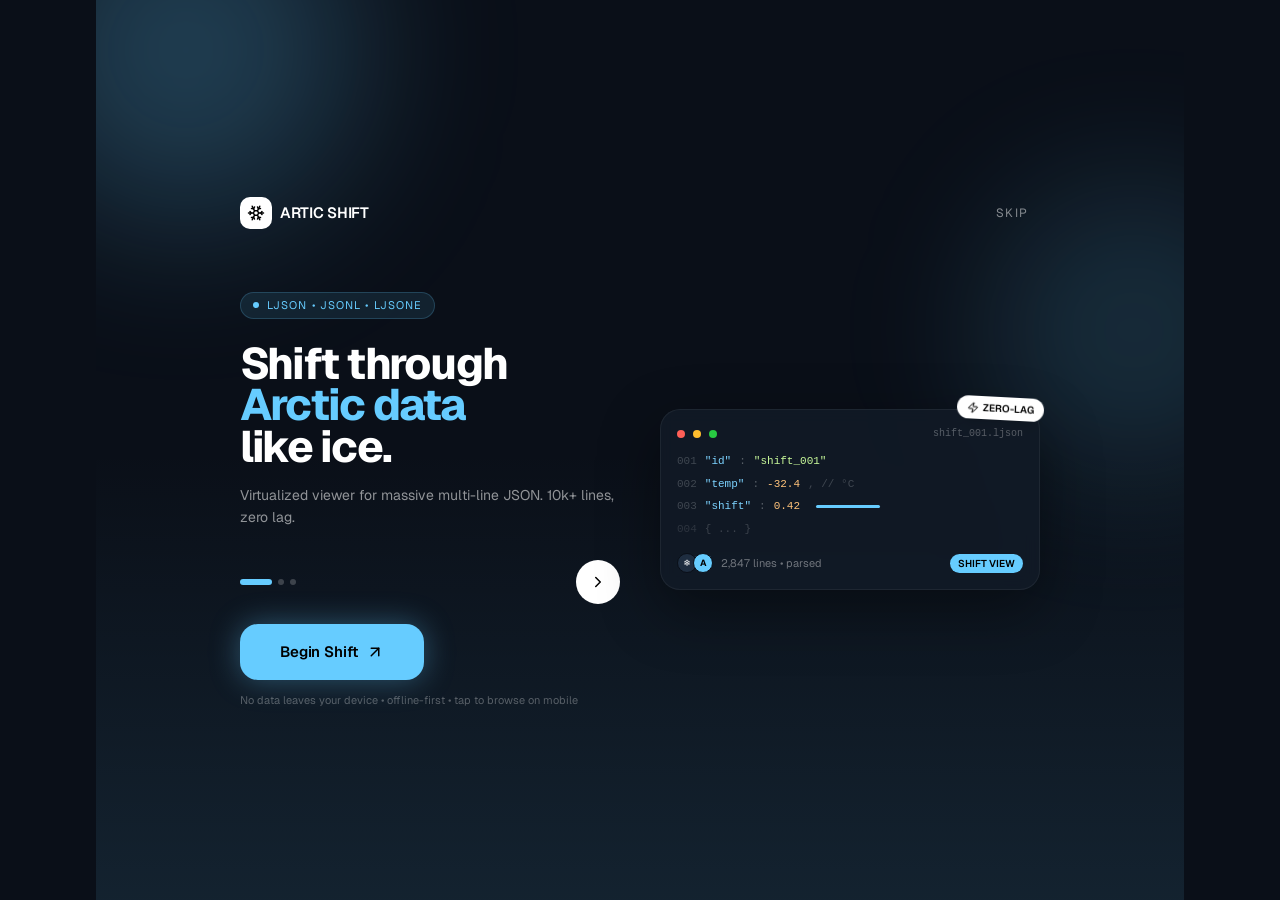
<file: index.html>
<!DOCTYPE html>
<html lang="en">
<head>
  <meta charset="UTF-8">
  <meta name="viewport" content="width=device-width, initial-scale=1, viewport-fit=cover">
  <title>Artic Shift · JSONL Viewer</title>
  <meta name="description" content="Artic Shift — a fast, offline-first viewer for massive JSONL / LJSON files. Expand, search and inspect lines; stats, errors and key maps at a glance.">
  <meta name="theme-color" content="#0A0F18">
  <link rel="icon" href="data:image/svg+xml,%3Csvg xmlns='http://www.w3.org/2000/svg' viewBox='0 0 24 24' fill='none' stroke='%2366CCFF' stroke-width='2' stroke-linecap='round' stroke-linejoin='round'%3E%3Cpath d='M12 2v20'/%3E%3Cpath d='m4.93 4.93 14.14 14.14'/%3E%3Cpath d='M20 12H4'/%3E%3Cpath d='m19.07 4.93-14.14 14.14'/%3E%3Cpath d='M2 12h20'/%3E%3Cpath d='m4.93 19.07 14.14-14.14'/%3E%3C/svg%3E">
  <link rel="preconnect" href="https://fonts.googleapis.com">
  <link rel="preconnect" href="https://fonts.gstatic.com" crossorigin>
  <link rel="stylesheet" href="https://fonts.googleapis.com/css2?family=Geist:wght@400;500;600;700&family=Geist+Mono:wght@400;500&display=swap">
  <link rel="stylesheet" href="styles.css?v=4f87c64">
</head>
<body>
  <div id="root"></div>
  <noscript>
    <div style="min-height:100dvh;display:flex;align-items:center;justify-content:center;background:#0A0F18;color:#fff;font-family:system-ui,sans-serif;padding:24px;text-align:center">
      Artic Shift needs JavaScript to render the viewer.
    </div>
  </noscript>
  <script src="icons.js?v=f53f26a"></script>
  <script src="app.js?v=33233cc"></script>
</body>
</html>
</file>
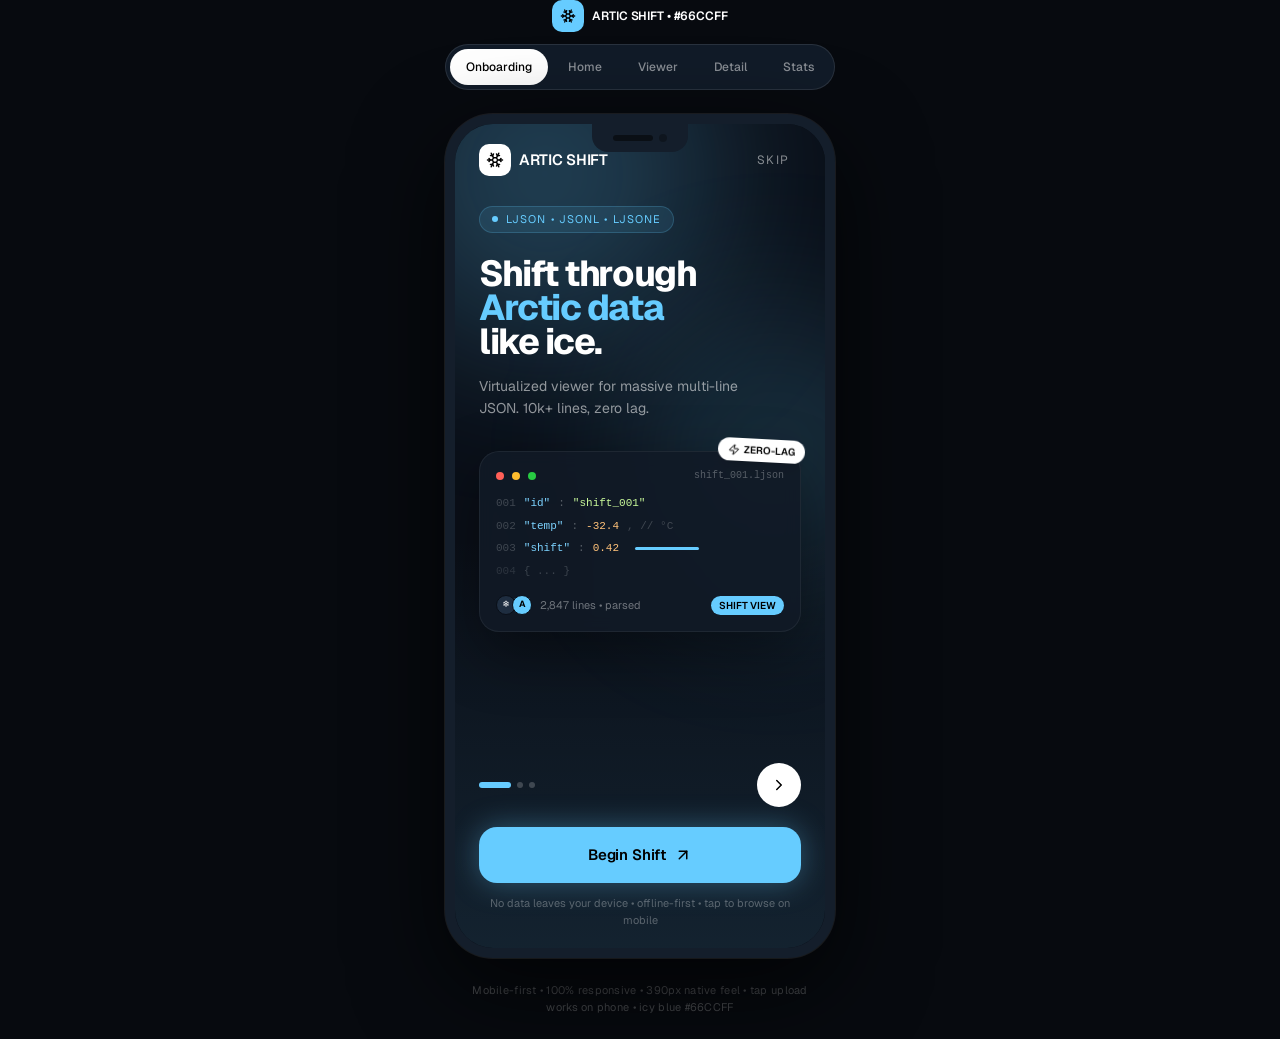
<file: phone/index.html>
<!DOCTYPE html>
<html lang="en">
<head>
  <meta charset="UTF-8">
  <meta name="viewport" content="width=device-width, initial-scale=1, viewport-fit=cover">
  <title>Artic Shift · JSONL Viewer</title>
  <meta name="description" content="Artic Shift — a fast, offline-first viewer for massive JSONL / LJSON files. Expand, search and inspect lines; stats, errors and key maps at a glance.">
  <meta name="theme-color" content="#0A0F18">
  <link rel="icon" href="data:image/svg+xml,%3Csvg xmlns='http://www.w3.org/2000/svg' viewBox='0 0 24 24' fill='none' stroke='%2366CCFF' stroke-width='2' stroke-linecap='round' stroke-linejoin='round'%3E%3Cpath d='M12 2v20'/%3E%3Cpath d='m4.93 4.93 14.14 14.14'/%3E%3Cpath d='M20 12H4'/%3E%3Cpath d='m19.07 4.93-14.14 14.14'/%3E%3Cpath d='M2 12h20'/%3E%3Cpath d='m4.93 19.07 14.14-14.14'/%3E%3C/svg%3E">
  <link rel="preconnect" href="https://fonts.googleapis.com">
  <link rel="preconnect" href="https://fonts.gstatic.com" crossorigin>
  <link rel="stylesheet" href="https://fonts.googleapis.com/css2?family=Geist:wght@400;500;600;700&family=Geist+Mono:wght@400;500&display=swap">
  <link rel="stylesheet" href="styles.css">
</head>
<body>
  <div id="root"></div>
  <noscript>
    <div style="min-height:100dvh;display:flex;align-items:center;justify-content:center;background:#0A0F18;color:#fff;font-family:system-ui,sans-serif;padding:24px;text-align:center">
      Artic Shift needs JavaScript to render the viewer.
    </div>
  </noscript>
  <script src="icons.js"></script>
  <script src="app.js"></script>
</body>
</html>
</file>
<file: styles.css>
*,:after,:before{--tw-border-spacing-x:0;--tw-border-spacing-y:0;--tw-translate-x:0;--tw-translate-y:0;--tw-rotate:0;--tw-skew-x:0;--tw-skew-y:0;--tw-scale-x:1;--tw-scale-y:1;--tw-pan-x: ;--tw-pan-y: ;--tw-pinch-zoom: ;--tw-scroll-snap-strictness:proximity;--tw-gradient-from-position: ;--tw-gradient-via-position: ;--tw-gradient-to-position: ;--tw-ordinal: ;--tw-slashed-zero: ;--tw-numeric-figure: ;--tw-numeric-spacing: ;--tw-numeric-fraction: ;--tw-ring-inset: ;--tw-ring-offset-width:0px;--tw-ring-offset-color:#fff;--tw-ring-color:rgba(59,130,246,.5);--tw-ring-offset-shadow:0 0 #0000;--tw-ring-shadow:0 0 #0000;--tw-shadow:0 0 #0000;--tw-shadow-colored:0 0 #0000;--tw-blur: ;--tw-brightness: ;--tw-contrast: ;--tw-grayscale: ;--tw-hue-rotate: ;--tw-invert: ;--tw-saturate: ;--tw-sepia: ;--tw-drop-shadow: ;--tw-backdrop-blur: ;--tw-backdrop-brightness: ;--tw-backdrop-contrast: ;--tw-backdrop-grayscale: ;--tw-backdrop-hue-rotate: ;--tw-backdrop-invert: ;--tw-backdrop-opacity: ;--tw-backdrop-saturate: ;--tw-backdrop-sepia: ;--tw-contain-size: ;--tw-contain-layout: ;--tw-contain-paint: ;--tw-contain-style: }::backdrop{--tw-border-spacing-x:0;--tw-border-spacing-y:0;--tw-translate-x:0;--tw-translate-y:0;--tw-rotate:0;--tw-skew-x:0;--tw-skew-y:0;--tw-scale-x:1;--tw-scale-y:1;--tw-pan-x: ;--tw-pan-y: ;--tw-pinch-zoom: ;--tw-scroll-snap-strictness:proximity;--tw-gradient-from-position: ;--tw-gradient-via-position: ;--tw-gradient-to-position: ;--tw-ordinal: ;--tw-slashed-zero: ;--tw-numeric-figure: ;--tw-numeric-spacing: ;--tw-numeric-fraction: ;--tw-ring-inset: ;--tw-ring-offset-width:0px;--tw-ring-offset-color:#fff;--tw-ring-color:rgba(59,130,246,.5);--tw-ring-offset-shadow:0 0 #0000;--tw-ring-shadow:0 0 #0000;--tw-shadow:0 0 #0000;--tw-shadow-colored:0 0 #0000;--tw-blur: ;--tw-brightness: ;--tw-contrast: ;--tw-grayscale: ;--tw-hue-rotate: ;--tw-invert: ;--tw-saturate: ;--tw-sepia: ;--tw-drop-shadow: ;--tw-backdrop-blur: ;--tw-backdrop-brightness: ;--tw-backdrop-contrast: ;--tw-backdrop-grayscale: ;--tw-backdrop-hue-rotate: ;--tw-backdrop-invert: ;--tw-backdrop-opacity: ;--tw-backdrop-saturate: ;--tw-backdrop-sepia: ;--tw-contain-size: ;--tw-contain-layout: ;--tw-contain-paint: ;--tw-contain-style: }/*! tailwindcss v3.4.18 | MIT License | https://tailwindcss.com*/*,:after,:before{box-sizing:border-box;border:0 solid #e5e7eb}:after,:before{--tw-content:""}:host,html{line-height:1.5;-webkit-text-size-adjust:100%;-moz-tab-size:4;-o-tab-size:4;tab-size:4;font-family:ui-sans-serif,system-ui,sans-serif,Apple Color Emoji,Segoe UI Emoji,Segoe UI Symbol,Noto Color Emoji;font-feature-settings:normal;font-variation-settings:normal;-webkit-tap-highlight-color:transparent}body{line-height:inherit}hr{height:0;color:inherit;border-top-width:1px}abbr:where([title]){-webkit-text-decoration:underline dotted;text-decoration:underline dotted}h1,h2,h3,h4,h5,h6{font-size:inherit;font-weight:inherit}a{color:inherit;text-decoration:inherit}b,strong{font-weight:bolder}code,kbd,pre,samp{font-family:ui-monospace,SFMono-Regular,Menlo,Monaco,Consolas,Liberation Mono,Courier New,monospace;font-feature-settings:normal;font-variation-settings:normal;font-size:1em}small{font-size:80%}sub,sup{font-size:75%;line-height:0;position:relative;vertical-align:baseline}sub{bottom:-.25em}sup{top:-.5em}table{text-indent:0;border-color:inherit;border-collapse:collapse}button,input,optgroup,select,textarea{font-family:inherit;font-feature-settings:inherit;font-variation-settings:inherit;font-size:100%;font-weight:inherit;line-height:inherit;letter-spacing:inherit;color:inherit;margin:0;padding:0}button,select{text-transform:none}button,input:where([type=button]),input:where([type=reset]),input:where([type=submit]){-webkit-appearance:button;background-color:transparent;background-image:none}:-moz-focusring{outline:auto}:-moz-ui-invalid{box-shadow:none}progress{vertical-align:baseline}::-webkit-inner-spin-button,::-webkit-outer-spin-button{height:auto}[type=search]{-webkit-appearance:textfield;outline-offset:-2px}::-webkit-search-decoration{-webkit-appearance:none}::-webkit-file-upload-button{-webkit-appearance:button;font:inherit}summary{display:list-item}blockquote,dd,dl,figure,h1,h2,h3,h4,h5,h6,hr,p,pre{margin:0}fieldset{margin:0}fieldset,legend{padding:0}menu,ol,ul{list-style:none;margin:0;padding:0}dialog{padding:0}textarea{resize:vertical}input::-moz-placeholder,textarea::-moz-placeholder{opacity:1;color:#9ca3af}input::placeholder,textarea::placeholder{opacity:1;color:#9ca3af}[role=button],button{cursor:pointer}:disabled{cursor:default}audio,canvas,embed,iframe,img,object,svg,video{display:block;vertical-align:middle}img,video{max-width:100%;height:auto}[hidden]:where(:not([hidden=until-found])){display:none}.pointer-events-none{pointer-events:none}.visible{visibility:visible}.absolute{position:absolute}.relative{position:relative}.-left-\[13px\]{left:-13px}.-left-\[80px\]{left:-80px}.-right-1{right:-.25rem}.-right-\[100px\]{right:-100px}.-right-\[13px\]{right:-13px}.-top-1{top:-.25rem}.-top-3{top:-.75rem}.-top-\[120px\]{top:-120px}.bottom-0{bottom:0}.bottom-1{bottom:.25rem}.left-0{left:0}.left-1\/2{left:50%}.left-3\.5{left:.875rem}.right-0{right:0}.right-1\.5{right:.375rem}.top-0{top:0}.top-1\/2{top:50%}.top-\[120px\]{top:120px}.top-\[140px\]{top:140px}.top-\[160px\]{top:160px}.top-\[180px\]{top:180px}.z-10{z-index:10}.z-20{z-index:20}.z-30{z-index:30}.mx-auto{margin-left:auto;margin-right:auto}.mb-3{margin-bottom:.75rem}.mb-4{margin-bottom:1rem}.mb-5{margin-bottom:1.25rem}.mb-6{margin-bottom:1.5rem}.ml-2{margin-left:.5rem}.ml-\[14px\]{margin-left:14px}.ml-auto{margin-left:auto}.mt-0\.5{margin-top:.125rem}.mt-1{margin-top:.25rem}.mt-1\.5{margin-top:.375rem}.mt-2{margin-top:.5rem}.mt-3{margin-top:.75rem}.mt-4{margin-top:1rem}.mt-5{margin-top:1.25rem}.mt-6{margin-top:1.5rem}.mt-\[7px\]{margin-top:7px}.block{display:block}.flex{display:flex}.inline-flex{display:inline-flex}.grid{display:grid}.hidden{display:none}.h-1{height:.25rem}.h-1\.5{height:.375rem}.h-10{height:2.5rem}.h-11{height:2.75rem}.h-12{height:3rem}.h-14{height:3.5rem}.h-2{height:.5rem}.h-20{height:5rem}.h-5{height:1.25rem}.h-7{height:1.75rem}.h-8{height:2rem}.h-9{height:2.25rem}.h-\[100dvh\]{height:100dvh}.h-\[28px\]{height:28px}.h-\[300px\]{height:300px}.h-\[340px\]{height:340px}.h-\[3px\]{height:3px}.h-\[50\%\]{height:50%}.h-\[52px\]{height:52px}.h-\[56px\]{height:56px}.h-\[5px\]{height:5px}.h-\[68px\]{height:68px}.h-full{height:100%}.min-h-\[100dvh\]{min-height:100dvh}.min-h-\[110px\]{min-height:110px}.min-h-\[28px\]{min-height:28px}.min-h-\[32px\]{min-height:32px}.min-h-\[36px\]{min-height:36px}.min-h-\[44px\]{min-height:44px}.min-h-\[56px\]{min-height:56px}.min-h-\[64px\]{min-height:64px}.min-h-\[68px\]{min-height:68px}.min-h-\[72px\]{min-height:72px}.w-1{width:.25rem}.w-1\.5{width:.375rem}.w-10{width:2.5rem}.w-11{width:2.75rem}.w-12{width:3rem}.w-14{width:3.5rem}.w-16{width:4rem}.w-2{width:.5rem}.w-5{width:1.25rem}.w-6{width:1.5rem}.w-7{width:1.75rem}.w-8{width:2rem}.w-9{width:2.25rem}.w-\[120px\]{width:120px}.w-\[300px\]{width:300px}.w-\[340px\]{width:340px}.w-\[3px\]{width:3px}.w-\[68px\]{width:68px}.w-\[92\%\]{width:92%}.w-\[96px\]{width:96px}.w-full{width:100%}.min-w-0{min-width:0}.min-w-\[32px\]{min-width:32px}.min-w-\[36px\]{min-width:36px}.min-w-\[40px\]{min-width:40px}.min-w-\[44px\]{min-width:44px}.min-w-\[48px\]{min-width:48px}.max-w-\[110px\]{max-width:110px}.max-w-\[160px\]{max-width:160px}.max-w-\[220px\]{max-width:220px}.max-w-\[300px\]{max-width:300px}.max-w-\[320px\]{max-width:320px}.max-w-\[390px\]{max-width:390px}.max-w-full{max-width:100%}.flex-1{flex:1 1 0%}.shrink-0{flex-shrink:0}.-translate-x-1\/2{--tw-translate-x:-50%}.-translate-x-1\/2,.-translate-y-1\/2{transform:translate(var(--tw-translate-x),var(--tw-translate-y)) rotate(var(--tw-rotate)) skewX(var(--tw-skew-x)) skewY(var(--tw-skew-y)) scaleX(var(--tw-scale-x)) scaleY(var(--tw-scale-y))}.-translate-y-1\/2{--tw-translate-y:-50%}.rotate-3{--tw-rotate:3deg}.rotate-3,.rotate-90{transform:translate(var(--tw-translate-x),var(--tw-translate-y)) rotate(var(--tw-rotate)) skewX(var(--tw-skew-x)) skewY(var(--tw-skew-y)) scaleX(var(--tw-scale-x)) scaleY(var(--tw-scale-y))}.rotate-90{--tw-rotate:90deg}.transform{transform:translate(var(--tw-translate-x),var(--tw-translate-y)) rotate(var(--tw-rotate)) skewX(var(--tw-skew-x)) skewY(var(--tw-skew-y)) scaleX(var(--tw-scale-x)) scaleY(var(--tw-scale-y))}.animate-\[fadeIn_0\.3s_ease\]{animation:fadeIn .3s ease}@keyframes pulse{50%{opacity:.5}}.animate-pulse{animation:pulse 2s cubic-bezier(.4,0,.6,1) infinite}.cursor-pointer{cursor:pointer}.select-none{-webkit-user-select:none;-moz-user-select:none;user-select:none}.grid-cols-2{grid-template-columns:repeat(2,minmax(0,1fr))}.grid-cols-3{grid-template-columns:repeat(3,minmax(0,1fr))}.flex-col{flex-direction:column}.flex-wrap{flex-wrap:wrap}.items-start{align-items:flex-start}.items-center{align-items:center}.justify-center{justify-content:center}.justify-between{justify-content:space-between}.justify-around{justify-content:space-around}.gap-1{gap:.25rem}.gap-1\.5{gap:.375rem}.gap-2{gap:.5rem}.gap-3{gap:.75rem}.gap-4{gap:1rem}.-space-x-1>:not([hidden])~:not([hidden]){--tw-space-x-reverse:0;margin-right:calc(-.25rem*var(--tw-space-x-reverse));margin-left:calc(-.25rem*(1 - var(--tw-space-x-reverse)))}.space-y-1\.5>:not([hidden])~:not([hidden]){--tw-space-y-reverse:0;margin-top:calc(.375rem*(1 - var(--tw-space-y-reverse)));margin-bottom:calc(.375rem*var(--tw-space-y-reverse))}.space-y-2\.5>:not([hidden])~:not([hidden]){--tw-space-y-reverse:0;margin-top:calc(.625rem*(1 - var(--tw-space-y-reverse)));margin-bottom:calc(.625rem*var(--tw-space-y-reverse))}.space-y-3>:not([hidden])~:not([hidden]){--tw-space-y-reverse:0;margin-top:calc(.75rem*(1 - var(--tw-space-y-reverse)));margin-bottom:calc(.75rem*var(--tw-space-y-reverse))}.space-y-4>:not([hidden])~:not([hidden]){--tw-space-y-reverse:0;margin-top:calc(1rem*(1 - var(--tw-space-y-reverse)));margin-bottom:calc(1rem*var(--tw-space-y-reverse))}.space-y-5>:not([hidden])~:not([hidden]){--tw-space-y-reverse:0;margin-top:calc(1.25rem*(1 - var(--tw-space-y-reverse)));margin-bottom:calc(1.25rem*var(--tw-space-y-reverse))}.divide-y>:not([hidden])~:not([hidden]){--tw-divide-y-reverse:0;border-top-width:calc(1px*(1 - var(--tw-divide-y-reverse)));border-bottom-width:calc(1px*var(--tw-divide-y-reverse))}.divide-white\/\[0\.04\]>:not([hidden])~:not([hidden]){border-color:hsla(0,0%,100%,.04)}.self-start{align-self:flex-start}.overflow-auto{overflow:auto}.overflow-hidden{overflow:hidden}.overflow-x-auto{overflow-x:auto}.overflow-x-hidden{overflow-x:hidden}.truncate{overflow:hidden;text-overflow:ellipsis;white-space:nowrap}.whitespace-pre-wrap{white-space:pre-wrap}.break-all{word-break:break-all}.rounded{border-radius:.25rem}.rounded-\[10px\]{border-radius:10px}.rounded-\[12px\]{border-radius:12px}.rounded-\[14px\]{border-radius:14px}.rounded-\[16px\]{border-radius:16px}.rounded-\[18px\]{border-radius:18px}.rounded-\[20px\]{border-radius:20px}.rounded-\[24px\]{border-radius:24px}.rounded-full{border-radius:9999px}.rounded-b-\[16px\]{border-bottom-right-radius:16px;border-bottom-left-radius:16px}.rounded-l-full{border-top-left-radius:9999px;border-bottom-left-radius:9999px}.rounded-r-full{border-top-right-radius:9999px;border-bottom-right-radius:9999px}.border{border-width:1px}.border-2{border-width:2px}.border-b{border-bottom-width:1px}.border-l{border-left-width:1px}.border-t{border-top-width:1px}.border-dashed{border-style:dashed}.border-\[\#0A0F18\]{--tw-border-opacity:1;border-color:rgb(10 15 24/var(--tw-border-opacity,1))}.border-\[\#1E2D40\]{--tw-border-opacity:1;border-color:rgb(30 45 64/var(--tw-border-opacity,1))}.border-\[\#66CCFF\]{--tw-border-opacity:1;border-color:rgb(102 204 255/var(--tw-border-opacity,1))}.border-\[\#66CCFF\]\/20{border-color:rgba(102,204,255,.2)}.border-\[\#FF9A6C\]\/20{border-color:rgba(255,154,108,.2)}.border-white\/10{border-color:hsla(0,0%,100%,.1)}.border-white\/5,.border-white\/\[0\.05\]{border-color:hsla(0,0%,100%,.05)}.border-white\/\[0\.06\]{border-color:hsla(0,0%,100%,.06)}.bg-\[\#05080D\]{--tw-bg-opacity:1;background-color:rgb(5 8 13/var(--tw-bg-opacity,1))}.bg-\[\#0A0F18\]{--tw-bg-opacity:1;background-color:rgb(10 15 24/var(--tw-bg-opacity,1))}.bg-\[\#0A0F18\]\/90{background-color:rgba(10,15,24,.9)}.bg-\[\#0E1722\]{--tw-bg-opacity:1;background-color:rgb(14 23 34/var(--tw-bg-opacity,1))}.bg-\[\#0F1926\]{--tw-bg-opacity:1;background-color:rgb(15 25 38/var(--tw-bg-opacity,1))}.bg-\[\#111A26\]\/90{background-color:rgba(17,26,38,.9)}.bg-\[\#111B28\]{--tw-bg-opacity:1;background-color:rgb(17 27 40/var(--tw-bg-opacity,1))}.bg-\[\#111B28\]\/95{background-color:rgba(17,27,40,.95)}.bg-\[\#121B27\]{--tw-bg-opacity:1;background-color:rgb(18 27 39/var(--tw-bg-opacity,1))}.bg-\[\#121D2B\]{--tw-bg-opacity:1;background-color:rgb(18 29 43/var(--tw-bg-opacity,1))}.bg-\[\#141E2B\]{--tw-bg-opacity:1;background-color:rgb(20 30 43/var(--tw-bg-opacity,1))}.bg-\[\#1A2636\]{--tw-bg-opacity:1;background-color:rgb(26 38 54/var(--tw-bg-opacity,1))}.bg-\[\#1E2D40\]{--tw-bg-opacity:1;background-color:rgb(30 45 64/var(--tw-bg-opacity,1))}.bg-\[\#28CA42\]{--tw-bg-opacity:1;background-color:rgb(40 202 66/var(--tw-bg-opacity,1))}.bg-\[\#66CCFF\]{--tw-bg-opacity:1;background-color:rgb(102 204 255/var(--tw-bg-opacity,1))}.bg-\[\#66CCFF\]\/10{background-color:rgba(102,204,255,.1)}.bg-\[\#66CCFF\]\/15{background-color:rgba(102,204,255,.15)}.bg-\[\#66CCFF\]\/20{background-color:rgba(102,204,255,.2)}.bg-\[\#66CCFF\]\/25{background-color:rgba(102,204,255,.25)}.bg-\[\#C9F99A\]{--tw-bg-opacity:1;background-color:rgb(201 249 154/var(--tw-bg-opacity,1))}.bg-\[\#C9F99A\]\/15{background-color:hsla(90,89%,79%,.15)}.bg-\[\#FF5F57\]{--tw-bg-opacity:1;background-color:rgb(255 95 87/var(--tw-bg-opacity,1))}.bg-\[\#FF9A6C\]{--tw-bg-opacity:1;background-color:rgb(255 154 108/var(--tw-bg-opacity,1))}.bg-\[\#FF9A6C\]\/10{background-color:rgba(255,154,108,.1)}.bg-\[\#FF9A6C\]\/20{background-color:rgba(255,154,108,.2)}.bg-\[\#FF9A6C\]\/\[0\.06\]{background-color:rgba(255,154,108,.06)}.bg-\[\#FFBD2E\]{--tw-bg-opacity:1;background-color:rgb(255 189 46/var(--tw-bg-opacity,1))}.bg-black\/15{background-color:rgba(0,0,0,.15)}.bg-black\/20{background-color:rgba(0,0,0,.2)}.bg-black\/30{background-color:rgba(0,0,0,.3)}.bg-black\/40{background-color:rgba(0,0,0,.4)}.bg-black\/50{background-color:rgba(0,0,0,.5)}.bg-white{--tw-bg-opacity:1;background-color:rgb(255 255 255/var(--tw-bg-opacity,1))}.bg-white\/10{background-color:hsla(0,0%,100%,.1)}.bg-white\/20{background-color:hsla(0,0%,100%,.2)}.bg-white\/5{background-color:hsla(0,0%,100%,.05)}.bg-white\/\[0\.03\]{background-color:hsla(0,0%,100%,.03)}.bg-gradient-to-br{background-image:linear-gradient(to bottom right,var(--tw-gradient-stops))}.bg-gradient-to-t{background-image:linear-gradient(to top,var(--tw-gradient-stops))}.from-\[\#0A0F18\]{--tw-gradient-from:#0a0f18 var(--tw-gradient-from-position);--tw-gradient-to:rgba(10,15,24,0) var(--tw-gradient-to-position);--tw-gradient-stops:var(--tw-gradient-from),var(--tw-gradient-to)}.from-\[\#66CCFF\]{--tw-gradient-from:#6cf var(--tw-gradient-from-position);--tw-gradient-to:rgba(102,204,255,0) var(--tw-gradient-to-position);--tw-gradient-stops:var(--tw-gradient-from),var(--tw-gradient-to)}.from-\[\#66CCFF\]\/10{--tw-gradient-from:rgba(102,204,255,.1) var(--tw-gradient-from-position);--tw-gradient-to:rgba(102,204,255,0) var(--tw-gradient-to-position);--tw-gradient-stops:var(--tw-gradient-from),var(--tw-gradient-to)}.from-\[\#66CCFF\]\/15{--tw-gradient-from:rgba(102,204,255,.15) var(--tw-gradient-from-position);--tw-gradient-to:rgba(102,204,255,0) var(--tw-gradient-to-position);--tw-gradient-stops:var(--tw-gradient-from),var(--tw-gradient-to)}.via-\[\#0A0F18\]\/90{--tw-gradient-to:rgba(10,15,24,0) var(--tw-gradient-to-position);--tw-gradient-stops:var(--tw-gradient-from),rgba(10,15,24,.9) var(--tw-gradient-via-position),var(--tw-gradient-to)}.to-\[\#4AA8D8\]{--tw-gradient-to:#4aa8d8 var(--tw-gradient-to-position)}.to-\[\#66CCFF\]\/5{--tw-gradient-to:rgba(102,204,255,.05) var(--tw-gradient-to-position)}.to-transparent{--tw-gradient-to:transparent var(--tw-gradient-to-position)}.p-1{padding:.25rem}.p-2\.5{padding:.625rem}.p-3{padding:.75rem}.p-3\.5{padding:.875rem}.p-4{padding:1rem}.p-5{padding:1.25rem}.p-8{padding:2rem}.px-2{padding-left:.5rem;padding-right:.5rem}.px-2\.5{padding-left:.625rem;padding-right:.625rem}.px-3{padding-left:.75rem;padding-right:.75rem}.px-4{padding-left:1rem;padding-right:1rem}.px-5{padding-left:1.25rem;padding-right:1.25rem}.px-6{padding-left:1.5rem;padding-right:1.5rem}.px-\[52px\]{padding-left:52px;padding-right:52px}.py-0\.5{padding-top:.125rem;padding-bottom:.125rem}.py-1{padding-top:.25rem;padding-bottom:.25rem}.py-20{padding-top:5rem;padding-bottom:5rem}.py-3{padding-top:.75rem;padding-bottom:.75rem}.py-3\.5{padding-top:.875rem;padding-bottom:.875rem}.py-\[1px\]{padding-top:1px;padding-bottom:1px}.pb-1{padding-bottom:.25rem}.pb-3{padding-bottom:.75rem}.pb-4{padding-bottom:1rem}.pb-\[100px\]{padding-bottom:100px}.pb-\[calc\(10px\+env\(safe-area-inset-bottom\2c 0px\)\)\]{padding-bottom:calc(10px + env(safe-area-inset-bottom,0px))}.pb-\[calc\(20px\+env\(safe-area-inset-bottom\2c 0px\)\)\]{padding-bottom:calc(20px + env(safe-area-inset-bottom,0px))}.pl-10{padding-left:2.5rem}.pl-3{padding-left:.75rem}.pr-10{padding-right:2.5rem}.pt-2{padding-top:.5rem}.pt-6{padding-top:1.5rem}.pt-\[calc\(14px\+var\(--safe-area-inset-top\2c 0px\)\)\]{padding-top:calc(14px + var(--safe-area-inset-top,0px))}.pt-\[calc\(16px\+var\(--safe-area-inset-top\2c 0px\)\)\]{padding-top:calc(16px + var(--safe-area-inset-top,0px))}.text-left{text-align:left}.text-center{text-align:center}.text-right{text-align:right}.font-mono{font-family:ui-monospace,SFMono-Regular,Menlo,Monaco,Consolas,Liberation Mono,Courier New,monospace}.text-\[10px\]{font-size:10px}.text-\[11px\]{font-size:11px}.text-\[12px\]{font-size:12px}.text-\[13px\]{font-size:13px}.text-\[14px\]{font-size:14px}.text-\[15px\]{font-size:15px}.text-\[18px\]{font-size:18px}.text-\[20px\]{font-size:20px}.text-\[22px\]{font-size:22px}.text-\[28px\]{font-size:28px}.text-\[32px\]{font-size:32px}.text-\[9px\]{font-size:9px}.font-\[750\]{font-weight:750}.font-bold{font-weight:700}.font-medium{font-weight:500}.font-semibold{font-weight:600}.capitalize{text-transform:capitalize}.leading-\[0\.95\]{line-height:.95}.leading-\[18px\]{line-height:18px}.leading-\[20px\]{line-height:20px}.leading-\[22px\]{line-height:22px}.leading-none{line-height:1}.leading-tight{line-height:1.25}.tracking-\[-0\.01em\]{letter-spacing:-.01em}.tracking-\[-0\.02em\]{letter-spacing:-.02em}.tracking-\[-0\.03em\]{letter-spacing:-.03em}.tracking-\[-0\.04em\]{letter-spacing:-.04em}.tracking-wide{letter-spacing:.025em}.tracking-widest{letter-spacing:.1em}.text-\[\#5A6B82\]{--tw-text-opacity:1;color:rgb(90 107 130/var(--tw-text-opacity,1))}.text-\[\#66CCFF\]{--tw-text-opacity:1;color:rgb(102 204 255/var(--tw-text-opacity,1))}.text-\[\#7DD3FF\]{--tw-text-opacity:1;color:rgb(125 211 255/var(--tw-text-opacity,1))}.text-\[\#8A9BB2\]{--tw-text-opacity:1;color:rgb(138 155 178/var(--tw-text-opacity,1))}.text-\[\#C9F99A\]{--tw-text-opacity:1;color:rgb(201 249 154/var(--tw-text-opacity,1))}.text-\[\#FF8FD8\]{--tw-text-opacity:1;color:rgb(255 143 216/var(--tw-text-opacity,1))}.text-\[\#FF9A6C\]{--tw-text-opacity:1;color:rgb(255 154 108/var(--tw-text-opacity,1))}.text-\[\#FF9A6C\]\/80{color:rgba(255,154,108,.8)}.text-\[\#FFC27A\]{--tw-text-opacity:1;color:rgb(255 194 122/var(--tw-text-opacity,1))}.text-black{--tw-text-opacity:1;color:rgb(0 0 0/var(--tw-text-opacity,1))}.text-white{--tw-text-opacity:1;color:rgb(255 255 255/var(--tw-text-opacity,1))}.text-white\/20{color:hsla(0,0%,100%,.2)}.text-white\/25{color:hsla(0,0%,100%,.25)}.text-white\/30{color:hsla(0,0%,100%,.3)}.text-white\/40{color:hsla(0,0%,100%,.4)}.text-white\/45{color:hsla(0,0%,100%,.45)}.text-white\/50{color:hsla(0,0%,100%,.5)}.text-white\/55{color:hsla(0,0%,100%,.55)}.text-white\/60{color:hsla(0,0%,100%,.6)}.text-white\/70{color:hsla(0,0%,100%,.7)}.text-white\/80{color:hsla(0,0%,100%,.8)}.antialiased{-webkit-font-smoothing:antialiased;-moz-osx-font-smoothing:grayscale}.opacity-60{opacity:.6}.opacity-70{opacity:.7}.shadow-\[0_0_30px_rgba\(102\2c 204\2c 255\2c 0\.35\)\]{--tw-shadow:0 0 30px rgba(102,204,255,.35);--tw-shadow-colored:0 0 30px var(--tw-shadow-color);box-shadow:var(--tw-ring-offset-shadow,0 0 #0000),var(--tw-ring-shadow,0 0 #0000),var(--tw-shadow)}.shadow-\[0_10px_40px_rgba\(0\2c 0\2c 0\2c 0\.5\)\]{--tw-shadow:0 10px 40px rgba(0,0,0,.5);--tw-shadow-colored:0 10px 40px var(--tw-shadow-color);box-shadow:var(--tw-ring-offset-shadow,0 0 #0000),var(--tw-ring-shadow,0 0 #0000),var(--tw-shadow)}.shadow-\[0_20px_60px_rgba\(0\2c 0\2c 0\2c 0\.4\)\]{--tw-shadow:0 20px 60px rgba(0,0,0,.4);--tw-shadow-colored:0 20px 60px var(--tw-shadow-color)}.shadow-\[0_20px_60px_rgba\(0\2c 0\2c 0\2c 0\.4\)\],.shadow-lg{box-shadow:var(--tw-ring-offset-shadow,0 0 #0000),var(--tw-ring-shadow,0 0 #0000),var(--tw-shadow)}.shadow-lg{--tw-shadow:0 10px 15px -3px rgba(0,0,0,.1),0 4px 6px -4px rgba(0,0,0,.1);--tw-shadow-colored:0 10px 15px -3px var(--tw-shadow-color),0 4px 6px -4px var(--tw-shadow-color)}.blur-\[70px\]{--tw-blur:blur(70px)}.blur-\[70px\],.blur-\[80px\]{filter:var(--tw-blur) var(--tw-brightness) var(--tw-contrast) var(--tw-grayscale) var(--tw-hue-rotate) var(--tw-invert) var(--tw-saturate) var(--tw-sepia) var(--tw-drop-shadow)}.blur-\[80px\]{--tw-blur:blur(80px)}.filter{filter:var(--tw-blur) var(--tw-brightness) var(--tw-contrast) var(--tw-grayscale) var(--tw-hue-rotate) var(--tw-invert) var(--tw-saturate) var(--tw-sepia) var(--tw-drop-shadow)}.backdrop-blur{--tw-backdrop-blur:blur(8px)}.backdrop-blur,.backdrop-blur-\[20px\]{backdrop-filter:var(--tw-backdrop-blur) var(--tw-backdrop-brightness) var(--tw-backdrop-contrast) var(--tw-backdrop-grayscale) var(--tw-backdrop-hue-rotate) var(--tw-backdrop-invert) var(--tw-backdrop-opacity) var(--tw-backdrop-saturate) var(--tw-backdrop-sepia)}.backdrop-blur-\[20px\]{--tw-backdrop-blur:blur(20px)}.transition-all{transition-property:all;transition-timing-function:cubic-bezier(.4,0,.2,1);transition-duration:.15s}.transition-colors{transition-property:color,background-color,border-color,text-decoration-color,fill,stroke;transition-timing-function:cubic-bezier(.4,0,.2,1);transition-duration:.15s}.transition-transform{transition-property:transform;transition-timing-function:cubic-bezier(.4,0,.2,1);transition-duration:.15s}.duration-300{transition-duration:.3s}#root,body,html{min-height:100%}body{margin:0;font-family:Inter,ui-sans-serif,system-ui,-apple-system,BlinkMacSystemFont,Segoe UI,sans-serif}[role=button]:not([aria-disabled=true]),button:not(:disabled),label[for],select:not(:disabled),summary{cursor:pointer}.selection\:bg-\[\#66CCFF\]\/30 ::-moz-selection{background-color:rgba(102,204,255,.3)}.selection\:bg-\[\#66CCFF\]\/30 ::selection{background-color:rgba(102,204,255,.3)}.selection\:bg-\[\#66CCFF\]\/30::-moz-selection{background-color:rgba(102,204,255,.3)}.selection\:bg-\[\#66CCFF\]\/30::selection{background-color:rgba(102,204,255,.3)}.placeholder\:text-white\/30::-moz-placeholder{color:hsla(0,0%,100%,.3)}.placeholder\:text-white\/30::placeholder{color:hsla(0,0%,100%,.3)}.hover\:border-\[\#66CCFF\]\/40:hover{border-color:rgba(102,204,255,.4)}.hover\:border-white\/10:hover{border-color:hsla(0,0%,100%,.1)}.hover\:bg-\[\#121B27\]\/80:hover{background-color:rgba(18,27,39,.8)}.hover\:bg-\[\#162233\]:hover{--tw-bg-opacity:1;background-color:rgb(22 34 51/var(--tw-bg-opacity,1))}.hover\:bg-\[\#7DD3FF\]:hover{--tw-bg-opacity:1;background-color:rgb(125 211 255/var(--tw-bg-opacity,1))}.hover\:bg-white\/10:hover{background-color:hsla(0,0%,100%,.1)}.hover\:bg-white\/5:hover{background-color:hsla(0,0%,100%,.05)}.hover\:bg-white\/\[0\.02\]:hover{background-color:hsla(0,0%,100%,.02)}.hover\:text-\[\#8A9BB2\]:hover{--tw-text-opacity:1;color:rgb(138 155 178/var(--tw-text-opacity,1))}.hover\:text-white\/70:hover{color:hsla(0,0%,100%,.7)}.hover\:text-white\/80:hover{color:hsla(0,0%,100%,.8)}.focus\:border-\[\#66CCFF\]\/40:focus{border-color:rgba(102,204,255,.4)}.focus\:bg-\[\#121E2E\]:focus{--tw-bg-opacity:1;background-color:rgb(18 30 46/var(--tw-bg-opacity,1))}.focus\:outline-none:focus{outline:2px solid transparent;outline-offset:2px}.active\:scale-90:active{--tw-scale-x:.9;--tw-scale-y:.9}.active\:scale-90:active,.active\:scale-95:active{transform:translate(var(--tw-translate-x),var(--tw-translate-y)) rotate(var(--tw-rotate)) skewX(var(--tw-skew-x)) skewY(var(--tw-skew-y)) scaleX(var(--tw-scale-x)) scaleY(var(--tw-scale-y))}.active\:scale-95:active{--tw-scale-x:.95;--tw-scale-y:.95}.active\:scale-\[0\.98\]:active{--tw-scale-x:0.98;--tw-scale-y:0.98}.active\:scale-\[0\.98\]:active,.active\:scale-\[0\.99\]:active{transform:translate(var(--tw-translate-x),var(--tw-translate-y)) rotate(var(--tw-rotate)) skewX(var(--tw-skew-x)) skewY(var(--tw-skew-y)) scaleX(var(--tw-scale-x)) scaleY(var(--tw-scale-y))}.active\:scale-\[0\.99\]:active{--tw-scale-x:0.99;--tw-scale-y:0.99}.group:hover .group-hover\:scale-105{--tw-scale-x:1.05;--tw-scale-y:1.05;transform:translate(var(--tw-translate-x),var(--tw-translate-y)) rotate(var(--tw-rotate)) skewX(var(--tw-skew-x)) skewY(var(--tw-skew-y)) scaleX(var(--tw-scale-x)) scaleY(var(--tw-scale-y))}.group:hover .group-hover\:bg-white\/10{background-color:hsla(0,0%,100%,.1)}@media (min-width:640px){.sm\:mt-8{margin-top:2rem}.sm\:max-w-\[140px\]{max-width:140px}.sm\:max-w-\[200px\]{max-width:200px}.sm\:max-w-\[260px\]{max-width:260px}.sm\:gap-3{gap:.75rem}.sm\:px-5{padding-left:1.25rem;padding-right:1.25rem}.sm\:px-6{padding-left:1.5rem;padding-right:1.5rem}.sm\:text-\[36px\]{font-size:36px}}@media (min-width:1024px){.lg\:block{display:block}.lg\:flex{display:flex}.lg\:hidden{display:none}.lg\:h-\[844px\]{height:844px}.lg\:max-h-\[844px\]{max-height:844px}.lg\:min-h-0{min-height:0}.lg\:min-h-screen{min-height:100vh}.lg\:w-\[390px\]{width:390px}.lg\:flex-none{flex:none}.lg\:items-center{align-items:center}.lg\:justify-center{justify-content:center}.lg\:rounded-\[48px\]{border-radius:48px}.lg\:border-\[10px\]{border-width:10px}.lg\:border-\[\#141E2B\]{--tw-border-opacity:1;border-color:rgb(20 30 43/var(--tw-border-opacity,1))}.lg\:bg-\[\#070A0F\]{--tw-bg-opacity:1;background-color:rgb(7 10 15/var(--tw-bg-opacity,1))}.lg\:p-6{padding:1.5rem}.lg\:pt-14{padding-top:3.5rem}.lg\:shadow-\[0_0_0_1px_rgba\(255\2c 255\2c 255\2c 0\.08\)\2c 0_30px_90px_rgba\(0\2c 0\2c 0\2c 0\.7\)\]{--tw-shadow:0 0 0 1px hsla(0,0%,100%,.08),0 30px 90px rgba(0,0,0,.7);--tw-shadow-colored:0 0 0 1px var(--tw-shadow-color),0 30px 90px var(--tw-shadow-color);box-shadow:var(--tw-ring-offset-shadow,0 0 #0000),var(--tw-ring-shadow,0 0 #0000),var(--tw-shadow)}}
/* ---- App-specific rules (were injected at runtime by the original mockup) ---- */
.scrollbar-none::-webkit-scrollbar { display: none; }
.scrollbar-none { -ms-overflow-style: none; scrollbar-width: none; }
* { -webkit-tap-highlight-color: transparent; }
html { max-width: 100vw; }
/* NOTE: overflow-x:hidden must stay on body ONLY, never on html.
   html-level overflow-x:hidden breaks position:sticky descendants in
   Chromium (verified by diagnostic 2026-09-24); body-level is safe. */
body { overflow-x: hidden; max-width: 100vw; }
body { font-family: "Geist", system-ui, -apple-system, "Segoe UI", sans-serif; }
@keyframes fadeIn { from { opacity: 0; transform: translateY(6px); } to { opacity: 1; transform: translateY(0); } }

/* ---- hand-added utilities: classes used by the rewrite but absent from the
   original compiled bundle (kept separate so the compiled section above stays
   byte-identical to the source artifact) ---- */
[class~="active:scale-90"]:active{transform:scale(.9)}
[class~="active:scale-95"]:active{transform:scale(.95)}
[class~="active:scale-[0.98]"]:active{transform:scale(.98)}
[class~="active:scale-[0.99]"]:active{transform:scale(.99)}
[class~="divide-y"]>:not([hidden])~:not([hidden]){border-top-width:1px}
[class~="divide-white/[0.04]"]>:not([hidden])~:not([hidden]){border-color:rgba(255,255,255,.04)}
[class~="focus:bg-[#121E2E]"]:focus{background-color:#121E2E}
[class~="focus:border-[#66CCFF]/40"]:focus{border-color:rgba(102,204,255,.4)}
[class~="focus:outline-none"]:focus{outline:2px solid transparent;outline-offset:2px}
[class~="hover:bg-[#121B27]/80"]:hover{background-color:rgba(18,27,39,.8)}
[class~="hover:bg-[#162233]"]:hover{background-color:#162233}
[class~="hover:bg-[#7DD3FF]"]:hover{background-color:#7DD3FF}
[class~="hover:bg-white/10"]:hover{background-color:rgba(255,255,255,.1)}
[class~="hover:bg-white/5"]:hover{background-color:rgba(255,255,255,.05)}
[class~="hover:bg-white/[0.02]"]:hover{background-color:rgba(255,255,255,.02)}
[class~="hover:border-[#66CCFF]/40"]:hover{border-color:rgba(102,204,255,.4)}
[class~="hover:border-white/10"]:hover{border-color:rgba(255,255,255,.1)}
[class~="hover:text-[#8A9BB2]"]:hover{color:#8A9BB2}
[class~="hover:text-white/70"]:hover{color:rgba(255,255,255,.7)}
[class~="hover:text-white/80"]:hover{color:rgba(255,255,255,.8)}
[class~="placeholder:text-white/30"]::placeholder{color:rgba(255,255,255,.3)}
[class~="pb-[calc(10px+env(safe-area-inset-bottom,0px))]"]{padding-bottom:calc(10px + env(safe-area-inset-bottom,0px))}
[class~="pb-[calc(20px+env(safe-area-inset-bottom,0px))]"]{padding-bottom:calc(20px + env(safe-area-inset-bottom,0px))}
[class~="pt-[calc(14px+var(--safe-area-inset-top,0px))]"]{padding-top:calc(14px + var(--safe-area-inset-top,0px))}
[class~="pt-[calc(16px+var(--safe-area-inset-top,0px))]"]{padding-top:calc(16px + var(--safe-area-inset-top,0px))}
[class~="shadow-[0_0_30px_rgba(102,204,255,0.35)]"]{box-shadow:0 0 30px rgba(102,204,255,.35)}
[class~="shadow-[0_10px_40px_rgba(0,0,0,0.5)]"]{box-shadow:0 10px 40px rgba(0,0,0,.5)}
[class~="shadow-[0_20px_60px_rgba(0,0,0,0.4)]"]{box-shadow:0 20px 60px rgba(0,0,0,.4)}
[class~="space-y-1.5"]>:not([hidden])~:not([hidden]){margin-top:.375rem}
[class~="space-y-2.5"]>:not([hidden])~:not([hidden]){margin-top:.625rem}
[class~="space-y-3"]>:not([hidden])~:not([hidden]){margin-top:.75rem}
[class~="space-y-4"]>:not([hidden])~:not([hidden]){margin-top:1rem}
[class~="space-y-5"]>:not([hidden])~:not([hidden]){margin-top:1.25rem}
[class~="-space-x-1"]>:not([hidden])~:not([hidden]){margin-left:-.25rem}
@media (min-width:1024px){[class~="lg:shadow-[0_0_0_1px_rgba(255,255,255,0.08),0_30px_90px_rgba(0,0,0,0.7)]"]{box-shadow:0 0 0 1px rgba(255,255,255,.08),0 30px 90px rgba(0,0,0,.7)}}
[class~="top-[calc(100%+8px)]"]{top:calc(100% + 8px)}
[class~="w-20"]{width:5rem}
[class~="w-[200px]"]{width:200px}
[class~="text-[#FF9A6C]/90"]{color:rgba(255,154,108,.9)}
[class~="text-[16px]"]{font-size:16px}
[class~="shadow-[0_16px_48px_rgba(0,0,0,0.6)]"]{box-shadow:0 16px 48px rgba(0,0,0,.6)}
@media (min-width:640px){[class~="sm:inline"]{display:inline}}
[class~="py-2.5"]{padding-top:.625rem;padding-bottom:.625rem}
[class~="py-6"]{padding-top:1.5rem;padding-bottom:1.5rem}
[class~="px-8"]{padding-left:2rem;padding-right:2rem}
[class~="px-3.5"]{padding-left:.875rem;padding-right:.875rem}
[class~="active:bg-white/10"]:active{background-color:rgba(255,255,255,.1)}
[class~="bg-[#0F1926]/95"]{background-color:rgba(15,25,38,.95)}
[class~="bg-[#141F2E]"]{background-color:#141F2E}
[class~="bg-white/[0.02]"]{background-color:rgba(255,255,255,.02)}
[class~="border-[#66CCFF]/25"]{border-color:rgba(102,204,255,.25)}
[class~="border-[#FF9A6C]/25"]{border-color:rgba(255,154,108,.25)}
[class~="border-white/[0.04]"]{border-color:rgba(255,255,255,.04)}
[class~="fixed"]{position:fixed}
[class~="h-16"]{height:4rem}
[class~="hover:bg-[#FF9A6C]/20"]:hover{background-color:rgba(255,154,108,.2)}
[class~="hover:bg-white/15"]:hover{background-color:rgba(255,255,255,.15)}
[class~="hover:text-[#FF9A6C]"]:hover{color:#FF9A6C}
[class~="last:border-0"]:last-child{border-width:0}
[class~="leading-[16px]"]{line-height:16px}
@media (min-width:1024px){[class~="lg:absolute"]{position:absolute}}
[class~="max-h-[440px]"]{max-height:440px}
[class~="max-w-[240px]"]{max-width:240px}
[class~="mb-[calc(96px+env(safe-area-inset-bottom,0px))]"]{margin-bottom:calc(96px + env(safe-area-inset-bottom,0px))}
[class~="min-h-[40px]"]{min-height:40px}
[class~="min-h-[52px]"]{min-height:52px}
[class~="mt-2.5"]{margin-top:.625rem}
[class~="mt-[1px]"]{margin-top:1px}
[class~="mx-4"]{margin-left:1rem;margin-right:1rem}
[class~="p-1.5"]{padding:.375rem}
[class~="px-1"]{padding-left:.25rem;padding-right:.25rem}

/* ---- website-layout utilities (real-website rewrite: sticky navbar,
   max-width containers, desktop grids; kept separate like the block above) ---- */
[class~="bg-[#0A0F18]/95"]{background-color:rgba(10,15,24,.95)}
[class~="gap-5"]{gap:1.25rem}
[class~="gap-10"]{gap:2.5rem}
[class~="max-w-md"]{max-width:28rem}
[class~="max-w-4xl"]{max-width:56rem}
[class~="max-w-6xl"]{max-width:72rem}
[class~="max-w-[380px]"]{max-width:380px}
[class~="max-w-[520px]"]{max-width:520px}
[class~="mt-8"]{margin-top:2rem}
[class~="mt-10"]{margin-top:2.5rem}
[class~="mt-16"]{margin-top:4rem}
[class~="py-8"]{padding-top:2rem;padding-bottom:2rem}
[class~="pb-[120px]"]{padding-bottom:120px}
[class~="sticky"]{position:sticky}
[class~="top-[72px]"]{top:72px}
@media (min-width:640px){
[class~="sm:flex"]{display:flex}
[class~="sm:w-auto"]{width:auto}
[class~="sm:px-10"]{padding-left:2.5rem;padding-right:2.5rem}
[class~="sm:grid-cols-4"]{grid-template-columns:repeat(4,minmax(0,1fr))}
[class~="sm:max-w-[160px]"]{max-width:160px}
[class~="sm:max-w-[320px]"]{max-width:320px}
}
@media (min-width:1024px){
[class~="lg:col-span-2"]{grid-column:span 2/span 2}
[class~="lg:col-span-3"]{grid-column:span 3/span 3}
[class~="lg:grid-cols-2"]{grid-template-columns:repeat(2,minmax(0,1fr))}
[class~="lg:grid-cols-4"]{grid-template-columns:repeat(4,minmax(0,1fr))}
[class~="lg:grid-cols-5"]{grid-template-columns:repeat(5,minmax(0,1fr))}
[class~="lg:max-w-[220px]"]{max-width:220px}
[class~="lg:max-w-[480px]"]{max-width:480px}
[class~="lg:mt-14"]{margin-top:3.5rem}
[class~="lg:pb-10"]{padding-bottom:2.5rem}
[class~="lg:px-8"]{padding-left:2rem;padding-right:2rem}
[class~="lg:py-10"]{padding-top:2.5rem;padding-bottom:2.5rem}
[class~="lg:py-12"]{padding-top:3rem;padding-bottom:3rem}
[class~="lg:py-14"]{padding-top:3.5rem;padding-bottom:3.5rem}
[class~="lg:py-28"]{padding-top:7rem;padding-bottom:7rem}
[class~="lg:text-[36px]"]{font-size:36px}
[class~="lg:text-[44px]"]{font-size:44px}
}
/* Visually-hidden but rendered file input: programmatic .click() opens the
   file chooser reliably, unlike display:none which browsers may refuse. */
[class~="filepicker-visually-hidden"]{position:absolute;width:1px;height:1px;padding:0;margin:-1px;overflow:hidden;clip:rect(0,0,0,0);white-space:nowrap;border:0}
/* overflow-x:clip prevents horizontal scrolling WITHOUT creating a scroll
   container, so position:sticky descendants keep sticking to the viewport
   (overflow-x:hidden would break them). */
[class~="overflow-x-clip"]{overflow-x:clip}
/* Search-hit highlight used by the inspect view's file-wide search. */
mark{background:rgba(102,204,255,.35);color:#fff;border-radius:3px;padding:0 1px}
</file>
<file: phone/styles.css>
*,:after,:before{--tw-border-spacing-x:0;--tw-border-spacing-y:0;--tw-translate-x:0;--tw-translate-y:0;--tw-rotate:0;--tw-skew-x:0;--tw-skew-y:0;--tw-scale-x:1;--tw-scale-y:1;--tw-pan-x: ;--tw-pan-y: ;--tw-pinch-zoom: ;--tw-scroll-snap-strictness:proximity;--tw-gradient-from-position: ;--tw-gradient-via-position: ;--tw-gradient-to-position: ;--tw-ordinal: ;--tw-slashed-zero: ;--tw-numeric-figure: ;--tw-numeric-spacing: ;--tw-numeric-fraction: ;--tw-ring-inset: ;--tw-ring-offset-width:0px;--tw-ring-offset-color:#fff;--tw-ring-color:rgba(59,130,246,.5);--tw-ring-offset-shadow:0 0 #0000;--tw-ring-shadow:0 0 #0000;--tw-shadow:0 0 #0000;--tw-shadow-colored:0 0 #0000;--tw-blur: ;--tw-brightness: ;--tw-contrast: ;--tw-grayscale: ;--tw-hue-rotate: ;--tw-invert: ;--tw-saturate: ;--tw-sepia: ;--tw-drop-shadow: ;--tw-backdrop-blur: ;--tw-backdrop-brightness: ;--tw-backdrop-contrast: ;--tw-backdrop-grayscale: ;--tw-backdrop-hue-rotate: ;--tw-backdrop-invert: ;--tw-backdrop-opacity: ;--tw-backdrop-saturate: ;--tw-backdrop-sepia: ;--tw-contain-size: ;--tw-contain-layout: ;--tw-contain-paint: ;--tw-contain-style: }::backdrop{--tw-border-spacing-x:0;--tw-border-spacing-y:0;--tw-translate-x:0;--tw-translate-y:0;--tw-rotate:0;--tw-skew-x:0;--tw-skew-y:0;--tw-scale-x:1;--tw-scale-y:1;--tw-pan-x: ;--tw-pan-y: ;--tw-pinch-zoom: ;--tw-scroll-snap-strictness:proximity;--tw-gradient-from-position: ;--tw-gradient-via-position: ;--tw-gradient-to-position: ;--tw-ordinal: ;--tw-slashed-zero: ;--tw-numeric-figure: ;--tw-numeric-spacing: ;--tw-numeric-fraction: ;--tw-ring-inset: ;--tw-ring-offset-width:0px;--tw-ring-offset-color:#fff;--tw-ring-color:rgba(59,130,246,.5);--tw-ring-offset-shadow:0 0 #0000;--tw-ring-shadow:0 0 #0000;--tw-shadow:0 0 #0000;--tw-shadow-colored:0 0 #0000;--tw-blur: ;--tw-brightness: ;--tw-contrast: ;--tw-grayscale: ;--tw-hue-rotate: ;--tw-invert: ;--tw-saturate: ;--tw-sepia: ;--tw-drop-shadow: ;--tw-backdrop-blur: ;--tw-backdrop-brightness: ;--tw-backdrop-contrast: ;--tw-backdrop-grayscale: ;--tw-backdrop-hue-rotate: ;--tw-backdrop-invert: ;--tw-backdrop-opacity: ;--tw-backdrop-saturate: ;--tw-backdrop-sepia: ;--tw-contain-size: ;--tw-contain-layout: ;--tw-contain-paint: ;--tw-contain-style: }/*! tailwindcss v3.4.18 | MIT License | https://tailwindcss.com*/*,:after,:before{box-sizing:border-box;border:0 solid #e5e7eb}:after,:before{--tw-content:""}:host,html{line-height:1.5;-webkit-text-size-adjust:100%;-moz-tab-size:4;-o-tab-size:4;tab-size:4;font-family:ui-sans-serif,system-ui,sans-serif,Apple Color Emoji,Segoe UI Emoji,Segoe UI Symbol,Noto Color Emoji;font-feature-settings:normal;font-variation-settings:normal;-webkit-tap-highlight-color:transparent}body{line-height:inherit}hr{height:0;color:inherit;border-top-width:1px}abbr:where([title]){-webkit-text-decoration:underline dotted;text-decoration:underline dotted}h1,h2,h3,h4,h5,h6{font-size:inherit;font-weight:inherit}a{color:inherit;text-decoration:inherit}b,strong{font-weight:bolder}code,kbd,pre,samp{font-family:ui-monospace,SFMono-Regular,Menlo,Monaco,Consolas,Liberation Mono,Courier New,monospace;font-feature-settings:normal;font-variation-settings:normal;font-size:1em}small{font-size:80%}sub,sup{font-size:75%;line-height:0;position:relative;vertical-align:baseline}sub{bottom:-.25em}sup{top:-.5em}table{text-indent:0;border-color:inherit;border-collapse:collapse}button,input,optgroup,select,textarea{font-family:inherit;font-feature-settings:inherit;font-variation-settings:inherit;font-size:100%;font-weight:inherit;line-height:inherit;letter-spacing:inherit;color:inherit;margin:0;padding:0}button,select{text-transform:none}button,input:where([type=button]),input:where([type=reset]),input:where([type=submit]){-webkit-appearance:button;background-color:transparent;background-image:none}:-moz-focusring{outline:auto}:-moz-ui-invalid{box-shadow:none}progress{vertical-align:baseline}::-webkit-inner-spin-button,::-webkit-outer-spin-button{height:auto}[type=search]{-webkit-appearance:textfield;outline-offset:-2px}::-webkit-search-decoration{-webkit-appearance:none}::-webkit-file-upload-button{-webkit-appearance:button;font:inherit}summary{display:list-item}blockquote,dd,dl,figure,h1,h2,h3,h4,h5,h6,hr,p,pre{margin:0}fieldset{margin:0}fieldset,legend{padding:0}menu,ol,ul{list-style:none;margin:0;padding:0}dialog{padding:0}textarea{resize:vertical}input::-moz-placeholder,textarea::-moz-placeholder{opacity:1;color:#9ca3af}input::placeholder,textarea::placeholder{opacity:1;color:#9ca3af}[role=button],button{cursor:pointer}:disabled{cursor:default}audio,canvas,embed,iframe,img,object,svg,video{display:block;vertical-align:middle}img,video{max-width:100%;height:auto}[hidden]:where(:not([hidden=until-found])){display:none}.pointer-events-none{pointer-events:none}.visible{visibility:visible}.absolute{position:absolute}.relative{position:relative}.-left-\[13px\]{left:-13px}.-left-\[80px\]{left:-80px}.-right-1{right:-.25rem}.-right-\[100px\]{right:-100px}.-right-\[13px\]{right:-13px}.-top-1{top:-.25rem}.-top-3{top:-.75rem}.-top-\[120px\]{top:-120px}.bottom-0{bottom:0}.bottom-1{bottom:.25rem}.left-0{left:0}.left-1\/2{left:50%}.left-3\.5{left:.875rem}.right-0{right:0}.right-1\.5{right:.375rem}.top-0{top:0}.top-1\/2{top:50%}.top-\[120px\]{top:120px}.top-\[140px\]{top:140px}.top-\[160px\]{top:160px}.top-\[180px\]{top:180px}.z-10{z-index:10}.z-20{z-index:20}.z-30{z-index:30}.mx-auto{margin-left:auto;margin-right:auto}.mb-3{margin-bottom:.75rem}.mb-4{margin-bottom:1rem}.mb-5{margin-bottom:1.25rem}.mb-6{margin-bottom:1.5rem}.ml-2{margin-left:.5rem}.ml-\[14px\]{margin-left:14px}.ml-auto{margin-left:auto}.mt-0\.5{margin-top:.125rem}.mt-1{margin-top:.25rem}.mt-1\.5{margin-top:.375rem}.mt-2{margin-top:.5rem}.mt-3{margin-top:.75rem}.mt-4{margin-top:1rem}.mt-5{margin-top:1.25rem}.mt-6{margin-top:1.5rem}.mt-\[7px\]{margin-top:7px}.block{display:block}.flex{display:flex}.inline-flex{display:inline-flex}.grid{display:grid}.hidden{display:none}.h-1{height:.25rem}.h-1\.5{height:.375rem}.h-10{height:2.5rem}.h-11{height:2.75rem}.h-12{height:3rem}.h-14{height:3.5rem}.h-2{height:.5rem}.h-20{height:5rem}.h-5{height:1.25rem}.h-7{height:1.75rem}.h-8{height:2rem}.h-9{height:2.25rem}.h-\[100dvh\]{height:100dvh}.h-\[28px\]{height:28px}.h-\[300px\]{height:300px}.h-\[340px\]{height:340px}.h-\[3px\]{height:3px}.h-\[50\%\]{height:50%}.h-\[52px\]{height:52px}.h-\[56px\]{height:56px}.h-\[5px\]{height:5px}.h-\[68px\]{height:68px}.h-full{height:100%}.min-h-\[100dvh\]{min-height:100dvh}.min-h-\[110px\]{min-height:110px}.min-h-\[28px\]{min-height:28px}.min-h-\[32px\]{min-height:32px}.min-h-\[36px\]{min-height:36px}.min-h-\[44px\]{min-height:44px}.min-h-\[56px\]{min-height:56px}.min-h-\[64px\]{min-height:64px}.min-h-\[68px\]{min-height:68px}.min-h-\[72px\]{min-height:72px}.w-1{width:.25rem}.w-1\.5{width:.375rem}.w-10{width:2.5rem}.w-11{width:2.75rem}.w-12{width:3rem}.w-14{width:3.5rem}.w-16{width:4rem}.w-2{width:.5rem}.w-5{width:1.25rem}.w-6{width:1.5rem}.w-7{width:1.75rem}.w-8{width:2rem}.w-9{width:2.25rem}.w-\[120px\]{width:120px}.w-\[300px\]{width:300px}.w-\[340px\]{width:340px}.w-\[3px\]{width:3px}.w-\[68px\]{width:68px}.w-\[92\%\]{width:92%}.w-\[96px\]{width:96px}.w-full{width:100%}.min-w-0{min-width:0}.min-w-\[32px\]{min-width:32px}.min-w-\[36px\]{min-width:36px}.min-w-\[40px\]{min-width:40px}.min-w-\[44px\]{min-width:44px}.min-w-\[48px\]{min-width:48px}.max-w-\[110px\]{max-width:110px}.max-w-\[160px\]{max-width:160px}.max-w-\[220px\]{max-width:220px}.max-w-\[300px\]{max-width:300px}.max-w-\[320px\]{max-width:320px}.max-w-\[390px\]{max-width:390px}.max-w-full{max-width:100%}.flex-1{flex:1 1 0%}.shrink-0{flex-shrink:0}.-translate-x-1\/2{--tw-translate-x:-50%}.-translate-x-1\/2,.-translate-y-1\/2{transform:translate(var(--tw-translate-x),var(--tw-translate-y)) rotate(var(--tw-rotate)) skewX(var(--tw-skew-x)) skewY(var(--tw-skew-y)) scaleX(var(--tw-scale-x)) scaleY(var(--tw-scale-y))}.-translate-y-1\/2{--tw-translate-y:-50%}.rotate-3{--tw-rotate:3deg}.rotate-3,.rotate-90{transform:translate(var(--tw-translate-x),var(--tw-translate-y)) rotate(var(--tw-rotate)) skewX(var(--tw-skew-x)) skewY(var(--tw-skew-y)) scaleX(var(--tw-scale-x)) scaleY(var(--tw-scale-y))}.rotate-90{--tw-rotate:90deg}.transform{transform:translate(var(--tw-translate-x),var(--tw-translate-y)) rotate(var(--tw-rotate)) skewX(var(--tw-skew-x)) skewY(var(--tw-skew-y)) scaleX(var(--tw-scale-x)) scaleY(var(--tw-scale-y))}.animate-\[fadeIn_0\.3s_ease\]{animation:fadeIn .3s ease}@keyframes pulse{50%{opacity:.5}}.animate-pulse{animation:pulse 2s cubic-bezier(.4,0,.6,1) infinite}.cursor-pointer{cursor:pointer}.select-none{-webkit-user-select:none;-moz-user-select:none;user-select:none}.grid-cols-2{grid-template-columns:repeat(2,minmax(0,1fr))}.grid-cols-3{grid-template-columns:repeat(3,minmax(0,1fr))}.flex-col{flex-direction:column}.flex-wrap{flex-wrap:wrap}.items-start{align-items:flex-start}.items-center{align-items:center}.justify-center{justify-content:center}.justify-between{justify-content:space-between}.justify-around{justify-content:space-around}.gap-1{gap:.25rem}.gap-1\.5{gap:.375rem}.gap-2{gap:.5rem}.gap-3{gap:.75rem}.gap-4{gap:1rem}.-space-x-1>:not([hidden])~:not([hidden]){--tw-space-x-reverse:0;margin-right:calc(-.25rem*var(--tw-space-x-reverse));margin-left:calc(-.25rem*(1 - var(--tw-space-x-reverse)))}.space-y-1\.5>:not([hidden])~:not([hidden]){--tw-space-y-reverse:0;margin-top:calc(.375rem*(1 - var(--tw-space-y-reverse)));margin-bottom:calc(.375rem*var(--tw-space-y-reverse))}.space-y-2\.5>:not([hidden])~:not([hidden]){--tw-space-y-reverse:0;margin-top:calc(.625rem*(1 - var(--tw-space-y-reverse)));margin-bottom:calc(.625rem*var(--tw-space-y-reverse))}.space-y-3>:not([hidden])~:not([hidden]){--tw-space-y-reverse:0;margin-top:calc(.75rem*(1 - var(--tw-space-y-reverse)));margin-bottom:calc(.75rem*var(--tw-space-y-reverse))}.space-y-4>:not([hidden])~:not([hidden]){--tw-space-y-reverse:0;margin-top:calc(1rem*(1 - var(--tw-space-y-reverse)));margin-bottom:calc(1rem*var(--tw-space-y-reverse))}.space-y-5>:not([hidden])~:not([hidden]){--tw-space-y-reverse:0;margin-top:calc(1.25rem*(1 - var(--tw-space-y-reverse)));margin-bottom:calc(1.25rem*var(--tw-space-y-reverse))}.divide-y>:not([hidden])~:not([hidden]){--tw-divide-y-reverse:0;border-top-width:calc(1px*(1 - var(--tw-divide-y-reverse)));border-bottom-width:calc(1px*var(--tw-divide-y-reverse))}.divide-white\/\[0\.04\]>:not([hidden])~:not([hidden]){border-color:hsla(0,0%,100%,.04)}.self-start{align-self:flex-start}.overflow-auto{overflow:auto}.overflow-hidden{overflow:hidden}.overflow-x-auto{overflow-x:auto}.overflow-x-hidden{overflow-x:hidden}.truncate{overflow:hidden;text-overflow:ellipsis;white-space:nowrap}.whitespace-pre-wrap{white-space:pre-wrap}.break-all{word-break:break-all}.rounded{border-radius:.25rem}.rounded-\[10px\]{border-radius:10px}.rounded-\[12px\]{border-radius:12px}.rounded-\[14px\]{border-radius:14px}.rounded-\[16px\]{border-radius:16px}.rounded-\[18px\]{border-radius:18px}.rounded-\[20px\]{border-radius:20px}.rounded-\[24px\]{border-radius:24px}.rounded-full{border-radius:9999px}.rounded-b-\[16px\]{border-bottom-right-radius:16px;border-bottom-left-radius:16px}.rounded-l-full{border-top-left-radius:9999px;border-bottom-left-radius:9999px}.rounded-r-full{border-top-right-radius:9999px;border-bottom-right-radius:9999px}.border{border-width:1px}.border-2{border-width:2px}.border-b{border-bottom-width:1px}.border-l{border-left-width:1px}.border-t{border-top-width:1px}.border-dashed{border-style:dashed}.border-\[\#0A0F18\]{--tw-border-opacity:1;border-color:rgb(10 15 24/var(--tw-border-opacity,1))}.border-\[\#1E2D40\]{--tw-border-opacity:1;border-color:rgb(30 45 64/var(--tw-border-opacity,1))}.border-\[\#66CCFF\]{--tw-border-opacity:1;border-color:rgb(102 204 255/var(--tw-border-opacity,1))}.border-\[\#66CCFF\]\/20{border-color:rgba(102,204,255,.2)}.border-\[\#FF9A6C\]\/20{border-color:rgba(255,154,108,.2)}.border-white\/10{border-color:hsla(0,0%,100%,.1)}.border-white\/5,.border-white\/\[0\.05\]{border-color:hsla(0,0%,100%,.05)}.border-white\/\[0\.06\]{border-color:hsla(0,0%,100%,.06)}.bg-\[\#05080D\]{--tw-bg-opacity:1;background-color:rgb(5 8 13/var(--tw-bg-opacity,1))}.bg-\[\#0A0F18\]{--tw-bg-opacity:1;background-color:rgb(10 15 24/var(--tw-bg-opacity,1))}.bg-\[\#0A0F18\]\/90{background-color:rgba(10,15,24,.9)}.bg-\[\#0E1722\]{--tw-bg-opacity:1;background-color:rgb(14 23 34/var(--tw-bg-opacity,1))}.bg-\[\#0F1926\]{--tw-bg-opacity:1;background-color:rgb(15 25 38/var(--tw-bg-opacity,1))}.bg-\[\#111A26\]\/90{background-color:rgba(17,26,38,.9)}.bg-\[\#111B28\]{--tw-bg-opacity:1;background-color:rgb(17 27 40/var(--tw-bg-opacity,1))}.bg-\[\#111B28\]\/95{background-color:rgba(17,27,40,.95)}.bg-\[\#121B27\]{--tw-bg-opacity:1;background-color:rgb(18 27 39/var(--tw-bg-opacity,1))}.bg-\[\#121D2B\]{--tw-bg-opacity:1;background-color:rgb(18 29 43/var(--tw-bg-opacity,1))}.bg-\[\#141E2B\]{--tw-bg-opacity:1;background-color:rgb(20 30 43/var(--tw-bg-opacity,1))}.bg-\[\#1A2636\]{--tw-bg-opacity:1;background-color:rgb(26 38 54/var(--tw-bg-opacity,1))}.bg-\[\#1E2D40\]{--tw-bg-opacity:1;background-color:rgb(30 45 64/var(--tw-bg-opacity,1))}.bg-\[\#28CA42\]{--tw-bg-opacity:1;background-color:rgb(40 202 66/var(--tw-bg-opacity,1))}.bg-\[\#66CCFF\]{--tw-bg-opacity:1;background-color:rgb(102 204 255/var(--tw-bg-opacity,1))}.bg-\[\#66CCFF\]\/10{background-color:rgba(102,204,255,.1)}.bg-\[\#66CCFF\]\/15{background-color:rgba(102,204,255,.15)}.bg-\[\#66CCFF\]\/20{background-color:rgba(102,204,255,.2)}.bg-\[\#66CCFF\]\/25{background-color:rgba(102,204,255,.25)}.bg-\[\#C9F99A\]{--tw-bg-opacity:1;background-color:rgb(201 249 154/var(--tw-bg-opacity,1))}.bg-\[\#C9F99A\]\/15{background-color:hsla(90,89%,79%,.15)}.bg-\[\#FF5F57\]{--tw-bg-opacity:1;background-color:rgb(255 95 87/var(--tw-bg-opacity,1))}.bg-\[\#FF9A6C\]{--tw-bg-opacity:1;background-color:rgb(255 154 108/var(--tw-bg-opacity,1))}.bg-\[\#FF9A6C\]\/10{background-color:rgba(255,154,108,.1)}.bg-\[\#FF9A6C\]\/20{background-color:rgba(255,154,108,.2)}.bg-\[\#FF9A6C\]\/\[0\.06\]{background-color:rgba(255,154,108,.06)}.bg-\[\#FFBD2E\]{--tw-bg-opacity:1;background-color:rgb(255 189 46/var(--tw-bg-opacity,1))}.bg-black\/15{background-color:rgba(0,0,0,.15)}.bg-black\/20{background-color:rgba(0,0,0,.2)}.bg-black\/30{background-color:rgba(0,0,0,.3)}.bg-black\/40{background-color:rgba(0,0,0,.4)}.bg-black\/50{background-color:rgba(0,0,0,.5)}.bg-white{--tw-bg-opacity:1;background-color:rgb(255 255 255/var(--tw-bg-opacity,1))}.bg-white\/10{background-color:hsla(0,0%,100%,.1)}.bg-white\/20{background-color:hsla(0,0%,100%,.2)}.bg-white\/5{background-color:hsla(0,0%,100%,.05)}.bg-white\/\[0\.03\]{background-color:hsla(0,0%,100%,.03)}.bg-gradient-to-br{background-image:linear-gradient(to bottom right,var(--tw-gradient-stops))}.bg-gradient-to-t{background-image:linear-gradient(to top,var(--tw-gradient-stops))}.from-\[\#0A0F18\]{--tw-gradient-from:#0a0f18 var(--tw-gradient-from-position);--tw-gradient-to:rgba(10,15,24,0) var(--tw-gradient-to-position);--tw-gradient-stops:var(--tw-gradient-from),var(--tw-gradient-to)}.from-\[\#66CCFF\]{--tw-gradient-from:#6cf var(--tw-gradient-from-position);--tw-gradient-to:rgba(102,204,255,0) var(--tw-gradient-to-position);--tw-gradient-stops:var(--tw-gradient-from),var(--tw-gradient-to)}.from-\[\#66CCFF\]\/10{--tw-gradient-from:rgba(102,204,255,.1) var(--tw-gradient-from-position);--tw-gradient-to:rgba(102,204,255,0) var(--tw-gradient-to-position);--tw-gradient-stops:var(--tw-gradient-from),var(--tw-gradient-to)}.from-\[\#66CCFF\]\/15{--tw-gradient-from:rgba(102,204,255,.15) var(--tw-gradient-from-position);--tw-gradient-to:rgba(102,204,255,0) var(--tw-gradient-to-position);--tw-gradient-stops:var(--tw-gradient-from),var(--tw-gradient-to)}.via-\[\#0A0F18\]\/90{--tw-gradient-to:rgba(10,15,24,0) var(--tw-gradient-to-position);--tw-gradient-stops:var(--tw-gradient-from),rgba(10,15,24,.9) var(--tw-gradient-via-position),var(--tw-gradient-to)}.to-\[\#4AA8D8\]{--tw-gradient-to:#4aa8d8 var(--tw-gradient-to-position)}.to-\[\#66CCFF\]\/5{--tw-gradient-to:rgba(102,204,255,.05) var(--tw-gradient-to-position)}.to-transparent{--tw-gradient-to:transparent var(--tw-gradient-to-position)}.p-1{padding:.25rem}.p-2\.5{padding:.625rem}.p-3{padding:.75rem}.p-3\.5{padding:.875rem}.p-4{padding:1rem}.p-5{padding:1.25rem}.p-8{padding:2rem}.px-2{padding-left:.5rem;padding-right:.5rem}.px-2\.5{padding-left:.625rem;padding-right:.625rem}.px-3{padding-left:.75rem;padding-right:.75rem}.px-4{padding-left:1rem;padding-right:1rem}.px-5{padding-left:1.25rem;padding-right:1.25rem}.px-6{padding-left:1.5rem;padding-right:1.5rem}.px-\[52px\]{padding-left:52px;padding-right:52px}.py-0\.5{padding-top:.125rem;padding-bottom:.125rem}.py-1{padding-top:.25rem;padding-bottom:.25rem}.py-20{padding-top:5rem;padding-bottom:5rem}.py-3{padding-top:.75rem;padding-bottom:.75rem}.py-3\.5{padding-top:.875rem;padding-bottom:.875rem}.py-\[1px\]{padding-top:1px;padding-bottom:1px}.pb-1{padding-bottom:.25rem}.pb-3{padding-bottom:.75rem}.pb-4{padding-bottom:1rem}.pb-\[100px\]{padding-bottom:100px}.pb-\[calc\(10px\+env\(safe-area-inset-bottom\2c 0px\)\)\]{padding-bottom:calc(10px + env(safe-area-inset-bottom,0px))}.pb-\[calc\(20px\+env\(safe-area-inset-bottom\2c 0px\)\)\]{padding-bottom:calc(20px + env(safe-area-inset-bottom,0px))}.pl-10{padding-left:2.5rem}.pl-3{padding-left:.75rem}.pr-10{padding-right:2.5rem}.pt-2{padding-top:.5rem}.pt-6{padding-top:1.5rem}.pt-\[calc\(14px\+var\(--safe-area-inset-top\2c 0px\)\)\]{padding-top:calc(14px + var(--safe-area-inset-top,0px))}.pt-\[calc\(16px\+var\(--safe-area-inset-top\2c 0px\)\)\]{padding-top:calc(16px + var(--safe-area-inset-top,0px))}.text-left{text-align:left}.text-center{text-align:center}.text-right{text-align:right}.font-mono{font-family:ui-monospace,SFMono-Regular,Menlo,Monaco,Consolas,Liberation Mono,Courier New,monospace}.text-\[10px\]{font-size:10px}.text-\[11px\]{font-size:11px}.text-\[12px\]{font-size:12px}.text-\[13px\]{font-size:13px}.text-\[14px\]{font-size:14px}.text-\[15px\]{font-size:15px}.text-\[18px\]{font-size:18px}.text-\[20px\]{font-size:20px}.text-\[22px\]{font-size:22px}.text-\[28px\]{font-size:28px}.text-\[32px\]{font-size:32px}.text-\[9px\]{font-size:9px}.font-\[750\]{font-weight:750}.font-bold{font-weight:700}.font-medium{font-weight:500}.font-semibold{font-weight:600}.capitalize{text-transform:capitalize}.leading-\[0\.95\]{line-height:.95}.leading-\[18px\]{line-height:18px}.leading-\[20px\]{line-height:20px}.leading-\[22px\]{line-height:22px}.leading-none{line-height:1}.leading-tight{line-height:1.25}.tracking-\[-0\.01em\]{letter-spacing:-.01em}.tracking-\[-0\.02em\]{letter-spacing:-.02em}.tracking-\[-0\.03em\]{letter-spacing:-.03em}.tracking-\[-0\.04em\]{letter-spacing:-.04em}.tracking-wide{letter-spacing:.025em}.tracking-widest{letter-spacing:.1em}.text-\[\#5A6B82\]{--tw-text-opacity:1;color:rgb(90 107 130/var(--tw-text-opacity,1))}.text-\[\#66CCFF\]{--tw-text-opacity:1;color:rgb(102 204 255/var(--tw-text-opacity,1))}.text-\[\#7DD3FF\]{--tw-text-opacity:1;color:rgb(125 211 255/var(--tw-text-opacity,1))}.text-\[\#8A9BB2\]{--tw-text-opacity:1;color:rgb(138 155 178/var(--tw-text-opacity,1))}.text-\[\#C9F99A\]{--tw-text-opacity:1;color:rgb(201 249 154/var(--tw-text-opacity,1))}.text-\[\#FF8FD8\]{--tw-text-opacity:1;color:rgb(255 143 216/var(--tw-text-opacity,1))}.text-\[\#FF9A6C\]{--tw-text-opacity:1;color:rgb(255 154 108/var(--tw-text-opacity,1))}.text-\[\#FF9A6C\]\/80{color:rgba(255,154,108,.8)}.text-\[\#FFC27A\]{--tw-text-opacity:1;color:rgb(255 194 122/var(--tw-text-opacity,1))}.text-black{--tw-text-opacity:1;color:rgb(0 0 0/var(--tw-text-opacity,1))}.text-white{--tw-text-opacity:1;color:rgb(255 255 255/var(--tw-text-opacity,1))}.text-white\/20{color:hsla(0,0%,100%,.2)}.text-white\/25{color:hsla(0,0%,100%,.25)}.text-white\/30{color:hsla(0,0%,100%,.3)}.text-white\/40{color:hsla(0,0%,100%,.4)}.text-white\/45{color:hsla(0,0%,100%,.45)}.text-white\/50{color:hsla(0,0%,100%,.5)}.text-white\/55{color:hsla(0,0%,100%,.55)}.text-white\/60{color:hsla(0,0%,100%,.6)}.text-white\/70{color:hsla(0,0%,100%,.7)}.text-white\/80{color:hsla(0,0%,100%,.8)}.antialiased{-webkit-font-smoothing:antialiased;-moz-osx-font-smoothing:grayscale}.opacity-60{opacity:.6}.opacity-70{opacity:.7}.shadow-\[0_0_30px_rgba\(102\2c 204\2c 255\2c 0\.35\)\]{--tw-shadow:0 0 30px rgba(102,204,255,.35);--tw-shadow-colored:0 0 30px var(--tw-shadow-color);box-shadow:var(--tw-ring-offset-shadow,0 0 #0000),var(--tw-ring-shadow,0 0 #0000),var(--tw-shadow)}.shadow-\[0_10px_40px_rgba\(0\2c 0\2c 0\2c 0\.5\)\]{--tw-shadow:0 10px 40px rgba(0,0,0,.5);--tw-shadow-colored:0 10px 40px var(--tw-shadow-color);box-shadow:var(--tw-ring-offset-shadow,0 0 #0000),var(--tw-ring-shadow,0 0 #0000),var(--tw-shadow)}.shadow-\[0_20px_60px_rgba\(0\2c 0\2c 0\2c 0\.4\)\]{--tw-shadow:0 20px 60px rgba(0,0,0,.4);--tw-shadow-colored:0 20px 60px var(--tw-shadow-color)}.shadow-\[0_20px_60px_rgba\(0\2c 0\2c 0\2c 0\.4\)\],.shadow-lg{box-shadow:var(--tw-ring-offset-shadow,0 0 #0000),var(--tw-ring-shadow,0 0 #0000),var(--tw-shadow)}.shadow-lg{--tw-shadow:0 10px 15px -3px rgba(0,0,0,.1),0 4px 6px -4px rgba(0,0,0,.1);--tw-shadow-colored:0 10px 15px -3px var(--tw-shadow-color),0 4px 6px -4px var(--tw-shadow-color)}.blur-\[70px\]{--tw-blur:blur(70px)}.blur-\[70px\],.blur-\[80px\]{filter:var(--tw-blur) var(--tw-brightness) var(--tw-contrast) var(--tw-grayscale) var(--tw-hue-rotate) var(--tw-invert) var(--tw-saturate) var(--tw-sepia) var(--tw-drop-shadow)}.blur-\[80px\]{--tw-blur:blur(80px)}.filter{filter:var(--tw-blur) var(--tw-brightness) var(--tw-contrast) var(--tw-grayscale) var(--tw-hue-rotate) var(--tw-invert) var(--tw-saturate) var(--tw-sepia) var(--tw-drop-shadow)}.backdrop-blur{--tw-backdrop-blur:blur(8px)}.backdrop-blur,.backdrop-blur-\[20px\]{backdrop-filter:var(--tw-backdrop-blur) var(--tw-backdrop-brightness) var(--tw-backdrop-contrast) var(--tw-backdrop-grayscale) var(--tw-backdrop-hue-rotate) var(--tw-backdrop-invert) var(--tw-backdrop-opacity) var(--tw-backdrop-saturate) var(--tw-backdrop-sepia)}.backdrop-blur-\[20px\]{--tw-backdrop-blur:blur(20px)}.transition-all{transition-property:all;transition-timing-function:cubic-bezier(.4,0,.2,1);transition-duration:.15s}.transition-colors{transition-property:color,background-color,border-color,text-decoration-color,fill,stroke;transition-timing-function:cubic-bezier(.4,0,.2,1);transition-duration:.15s}.transition-transform{transition-property:transform;transition-timing-function:cubic-bezier(.4,0,.2,1);transition-duration:.15s}.duration-300{transition-duration:.3s}#root,body,html{min-height:100%}body{margin:0;font-family:Inter,ui-sans-serif,system-ui,-apple-system,BlinkMacSystemFont,Segoe UI,sans-serif}[role=button]:not([aria-disabled=true]),button:not(:disabled),label[for],select:not(:disabled),summary{cursor:pointer}.selection\:bg-\[\#66CCFF\]\/30 ::-moz-selection{background-color:rgba(102,204,255,.3)}.selection\:bg-\[\#66CCFF\]\/30 ::selection{background-color:rgba(102,204,255,.3)}.selection\:bg-\[\#66CCFF\]\/30::-moz-selection{background-color:rgba(102,204,255,.3)}.selection\:bg-\[\#66CCFF\]\/30::selection{background-color:rgba(102,204,255,.3)}.placeholder\:text-white\/30::-moz-placeholder{color:hsla(0,0%,100%,.3)}.placeholder\:text-white\/30::placeholder{color:hsla(0,0%,100%,.3)}.hover\:border-\[\#66CCFF\]\/40:hover{border-color:rgba(102,204,255,.4)}.hover\:border-white\/10:hover{border-color:hsla(0,0%,100%,.1)}.hover\:bg-\[\#121B27\]\/80:hover{background-color:rgba(18,27,39,.8)}.hover\:bg-\[\#162233\]:hover{--tw-bg-opacity:1;background-color:rgb(22 34 51/var(--tw-bg-opacity,1))}.hover\:bg-\[\#7DD3FF\]:hover{--tw-bg-opacity:1;background-color:rgb(125 211 255/var(--tw-bg-opacity,1))}.hover\:bg-white\/10:hover{background-color:hsla(0,0%,100%,.1)}.hover\:bg-white\/5:hover{background-color:hsla(0,0%,100%,.05)}.hover\:bg-white\/\[0\.02\]:hover{background-color:hsla(0,0%,100%,.02)}.hover\:text-\[\#8A9BB2\]:hover{--tw-text-opacity:1;color:rgb(138 155 178/var(--tw-text-opacity,1))}.hover\:text-white\/70:hover{color:hsla(0,0%,100%,.7)}.hover\:text-white\/80:hover{color:hsla(0,0%,100%,.8)}.focus\:border-\[\#66CCFF\]\/40:focus{border-color:rgba(102,204,255,.4)}.focus\:bg-\[\#121E2E\]:focus{--tw-bg-opacity:1;background-color:rgb(18 30 46/var(--tw-bg-opacity,1))}.focus\:outline-none:focus{outline:2px solid transparent;outline-offset:2px}.active\:scale-90:active{--tw-scale-x:.9;--tw-scale-y:.9}.active\:scale-90:active,.active\:scale-95:active{transform:translate(var(--tw-translate-x),var(--tw-translate-y)) rotate(var(--tw-rotate)) skewX(var(--tw-skew-x)) skewY(var(--tw-skew-y)) scaleX(var(--tw-scale-x)) scaleY(var(--tw-scale-y))}.active\:scale-95:active{--tw-scale-x:.95;--tw-scale-y:.95}.active\:scale-\[0\.98\]:active{--tw-scale-x:0.98;--tw-scale-y:0.98}.active\:scale-\[0\.98\]:active,.active\:scale-\[0\.99\]:active{transform:translate(var(--tw-translate-x),var(--tw-translate-y)) rotate(var(--tw-rotate)) skewX(var(--tw-skew-x)) skewY(var(--tw-skew-y)) scaleX(var(--tw-scale-x)) scaleY(var(--tw-scale-y))}.active\:scale-\[0\.99\]:active{--tw-scale-x:0.99;--tw-scale-y:0.99}.group:hover .group-hover\:scale-105{--tw-scale-x:1.05;--tw-scale-y:1.05;transform:translate(var(--tw-translate-x),var(--tw-translate-y)) rotate(var(--tw-rotate)) skewX(var(--tw-skew-x)) skewY(var(--tw-skew-y)) scaleX(var(--tw-scale-x)) scaleY(var(--tw-scale-y))}.group:hover .group-hover\:bg-white\/10{background-color:hsla(0,0%,100%,.1)}@media (min-width:640px){.sm\:mt-8{margin-top:2rem}.sm\:max-w-\[140px\]{max-width:140px}.sm\:max-w-\[200px\]{max-width:200px}.sm\:max-w-\[260px\]{max-width:260px}.sm\:gap-3{gap:.75rem}.sm\:px-5{padding-left:1.25rem;padding-right:1.25rem}.sm\:px-6{padding-left:1.5rem;padding-right:1.5rem}.sm\:text-\[36px\]{font-size:36px}}@media (min-width:1024px){.lg\:block{display:block}.lg\:flex{display:flex}.lg\:hidden{display:none}.lg\:h-\[844px\]{height:844px}.lg\:max-h-\[844px\]{max-height:844px}.lg\:min-h-0{min-height:0}.lg\:min-h-screen{min-height:100vh}.lg\:w-\[390px\]{width:390px}.lg\:flex-none{flex:none}.lg\:items-center{align-items:center}.lg\:justify-center{justify-content:center}.lg\:rounded-\[48px\]{border-radius:48px}.lg\:border-\[10px\]{border-width:10px}.lg\:border-\[\#141E2B\]{--tw-border-opacity:1;border-color:rgb(20 30 43/var(--tw-border-opacity,1))}.lg\:bg-\[\#070A0F\]{--tw-bg-opacity:1;background-color:rgb(7 10 15/var(--tw-bg-opacity,1))}.lg\:p-6{padding:1.5rem}.lg\:pt-14{padding-top:3.5rem}.lg\:shadow-\[0_0_0_1px_rgba\(255\2c 255\2c 255\2c 0\.08\)\2c 0_30px_90px_rgba\(0\2c 0\2c 0\2c 0\.7\)\]{--tw-shadow:0 0 0 1px hsla(0,0%,100%,.08),0 30px 90px rgba(0,0,0,.7);--tw-shadow-colored:0 0 0 1px var(--tw-shadow-color),0 30px 90px var(--tw-shadow-color);box-shadow:var(--tw-ring-offset-shadow,0 0 #0000),var(--tw-ring-shadow,0 0 #0000),var(--tw-shadow)}}
/* ---- App-specific rules (were injected at runtime by the original mockup) ---- */
.scrollbar-none::-webkit-scrollbar { display: none; }
.scrollbar-none { -ms-overflow-style: none; scrollbar-width: none; }
* { -webkit-tap-highlight-color: transparent; }
html, body { overflow-x: hidden; max-width: 100vw; }
body { font-family: "Geist", system-ui, -apple-system, "Segoe UI", sans-serif; }
@keyframes fadeIn { from { opacity: 0; transform: translateY(6px); } to { opacity: 1; transform: translateY(0); } }

/* ---- hand-added utilities: classes used by the rewrite but absent from the
   original compiled bundle (kept separate so the compiled section above stays
   byte-identical to the source artifact) ---- */
[class~="active:scale-90"]:active{transform:scale(.9)}
[class~="active:scale-95"]:active{transform:scale(.95)}
[class~="active:scale-[0.98]"]:active{transform:scale(.98)}
[class~="active:scale-[0.99]"]:active{transform:scale(.99)}
[class~="divide-y"]>:not([hidden])~:not([hidden]){border-top-width:1px}
[class~="divide-white/[0.04]"]>:not([hidden])~:not([hidden]){border-color:rgba(255,255,255,.04)}
[class~="focus:bg-[#121E2E]"]:focus{background-color:#121E2E}
[class~="focus:border-[#66CCFF]/40"]:focus{border-color:rgba(102,204,255,.4)}
[class~="focus:outline-none"]:focus{outline:2px solid transparent;outline-offset:2px}
[class~="hover:bg-[#121B27]/80"]:hover{background-color:rgba(18,27,39,.8)}
[class~="hover:bg-[#162233]"]:hover{background-color:#162233}
[class~="hover:bg-[#7DD3FF]"]:hover{background-color:#7DD3FF}
[class~="hover:bg-white/10"]:hover{background-color:rgba(255,255,255,.1)}
[class~="hover:bg-white/5"]:hover{background-color:rgba(255,255,255,.05)}
[class~="hover:bg-white/[0.02]"]:hover{background-color:rgba(255,255,255,.02)}
[class~="hover:border-[#66CCFF]/40"]:hover{border-color:rgba(102,204,255,.4)}
[class~="hover:border-white/10"]:hover{border-color:rgba(255,255,255,.1)}
[class~="hover:text-[#8A9BB2]"]:hover{color:#8A9BB2}
[class~="hover:text-white/70"]:hover{color:rgba(255,255,255,.7)}
[class~="hover:text-white/80"]:hover{color:rgba(255,255,255,.8)}
[class~="placeholder:text-white/30"]::placeholder{color:rgba(255,255,255,.3)}
[class~="pb-[calc(10px+env(safe-area-inset-bottom,0px))]"]{padding-bottom:calc(10px + env(safe-area-inset-bottom,0px))}
[class~="pb-[calc(20px+env(safe-area-inset-bottom,0px))]"]{padding-bottom:calc(20px + env(safe-area-inset-bottom,0px))}
[class~="pt-[calc(14px+var(--safe-area-inset-top,0px))]"]{padding-top:calc(14px + var(--safe-area-inset-top,0px))}
[class~="pt-[calc(16px+var(--safe-area-inset-top,0px))]"]{padding-top:calc(16px + var(--safe-area-inset-top,0px))}
[class~="shadow-[0_0_30px_rgba(102,204,255,0.35)]"]{box-shadow:0 0 30px rgba(102,204,255,.35)}
[class~="shadow-[0_10px_40px_rgba(0,0,0,0.5)]"]{box-shadow:0 10px 40px rgba(0,0,0,.5)}
[class~="shadow-[0_20px_60px_rgba(0,0,0,0.4)]"]{box-shadow:0 20px 60px rgba(0,0,0,.4)}
[class~="space-y-1.5"]>:not([hidden])~:not([hidden]){margin-top:.375rem}
[class~="space-y-2.5"]>:not([hidden])~:not([hidden]){margin-top:.625rem}
[class~="space-y-3"]>:not([hidden])~:not([hidden]){margin-top:.75rem}
[class~="space-y-4"]>:not([hidden])~:not([hidden]){margin-top:1rem}
[class~="space-y-5"]>:not([hidden])~:not([hidden]){margin-top:1.25rem}
[class~="-space-x-1"]>:not([hidden])~:not([hidden]){margin-left:-.25rem}
@media (min-width:1024px){[class~="lg:shadow-[0_0_0_1px_rgba(255,255,255,0.08),0_30px_90px_rgba(0,0,0,0.7)]"]{box-shadow:0 0 0 1px rgba(255,255,255,.08),0 30px 90px rgba(0,0,0,.7)}}
[class~="top-[calc(100%+8px)]"]{top:calc(100% + 8px)}
[class~="w-20"]{width:5rem}
[class~="w-[200px]"]{width:200px}
[class~="text-[#FF9A6C]/90"]{color:rgba(255,154,108,.9)}
[class~="text-[16px]"]{font-size:16px}
[class~="shadow-[0_16px_48px_rgba(0,0,0,0.6)]"]{box-shadow:0 16px 48px rgba(0,0,0,.6)}
@media (min-width:640px){[class~="sm:inline"]{display:inline}}
[class~="py-2.5"]{padding-top:.625rem;padding-bottom:.625rem}
[class~="py-6"]{padding-top:1.5rem;padding-bottom:1.5rem}
[class~="px-8"]{padding-left:2rem;padding-right:2rem}
[class~="px-3.5"]{padding-left:.875rem;padding-right:.875rem}
[class~="active:bg-white/10"]:active{background-color:rgba(255,255,255,.1)}
[class~="bg-[#0F1926]/95"]{background-color:rgba(15,25,38,.95)}
[class~="bg-[#141F2E]"]{background-color:#141F2E}
[class~="bg-white/[0.02]"]{background-color:rgba(255,255,255,.02)}
[class~="border-[#66CCFF]/25"]{border-color:rgba(102,204,255,.25)}
[class~="border-[#FF9A6C]/25"]{border-color:rgba(255,154,108,.25)}
[class~="border-white/[0.04]"]{border-color:rgba(255,255,255,.04)}
[class~="fixed"]{position:fixed}
[class~="h-16"]{height:4rem}
[class~="hover:bg-[#FF9A6C]/20"]:hover{background-color:rgba(255,154,108,.2)}
[class~="hover:bg-white/15"]:hover{background-color:rgba(255,255,255,.15)}
[class~="hover:text-[#FF9A6C]"]:hover{color:#FF9A6C}
[class~="last:border-0"]:last-child{border-width:0}
[class~="leading-[16px]"]{line-height:16px}
@media (min-width:1024px){[class~="lg:absolute"]{position:absolute}}
[class~="max-h-[440px]"]{max-height:440px}
[class~="max-w-[240px]"]{max-width:240px}
[class~="mb-[calc(96px+env(safe-area-inset-bottom,0px))]"]{margin-bottom:calc(96px + env(safe-area-inset-bottom,0px))}
[class~="min-h-[40px]"]{min-height:40px}
[class~="min-h-[52px]"]{min-height:52px}
[class~="mt-2.5"]{margin-top:.625rem}
[class~="mt-[1px]"]{margin-top:1px}
[class~="mx-4"]{margin-left:1rem;margin-right:1rem}
[class~="p-1.5"]{padding:.375rem}
[class~="px-1"]{padding-left:.25rem;padding-right:.25rem}
</file>
